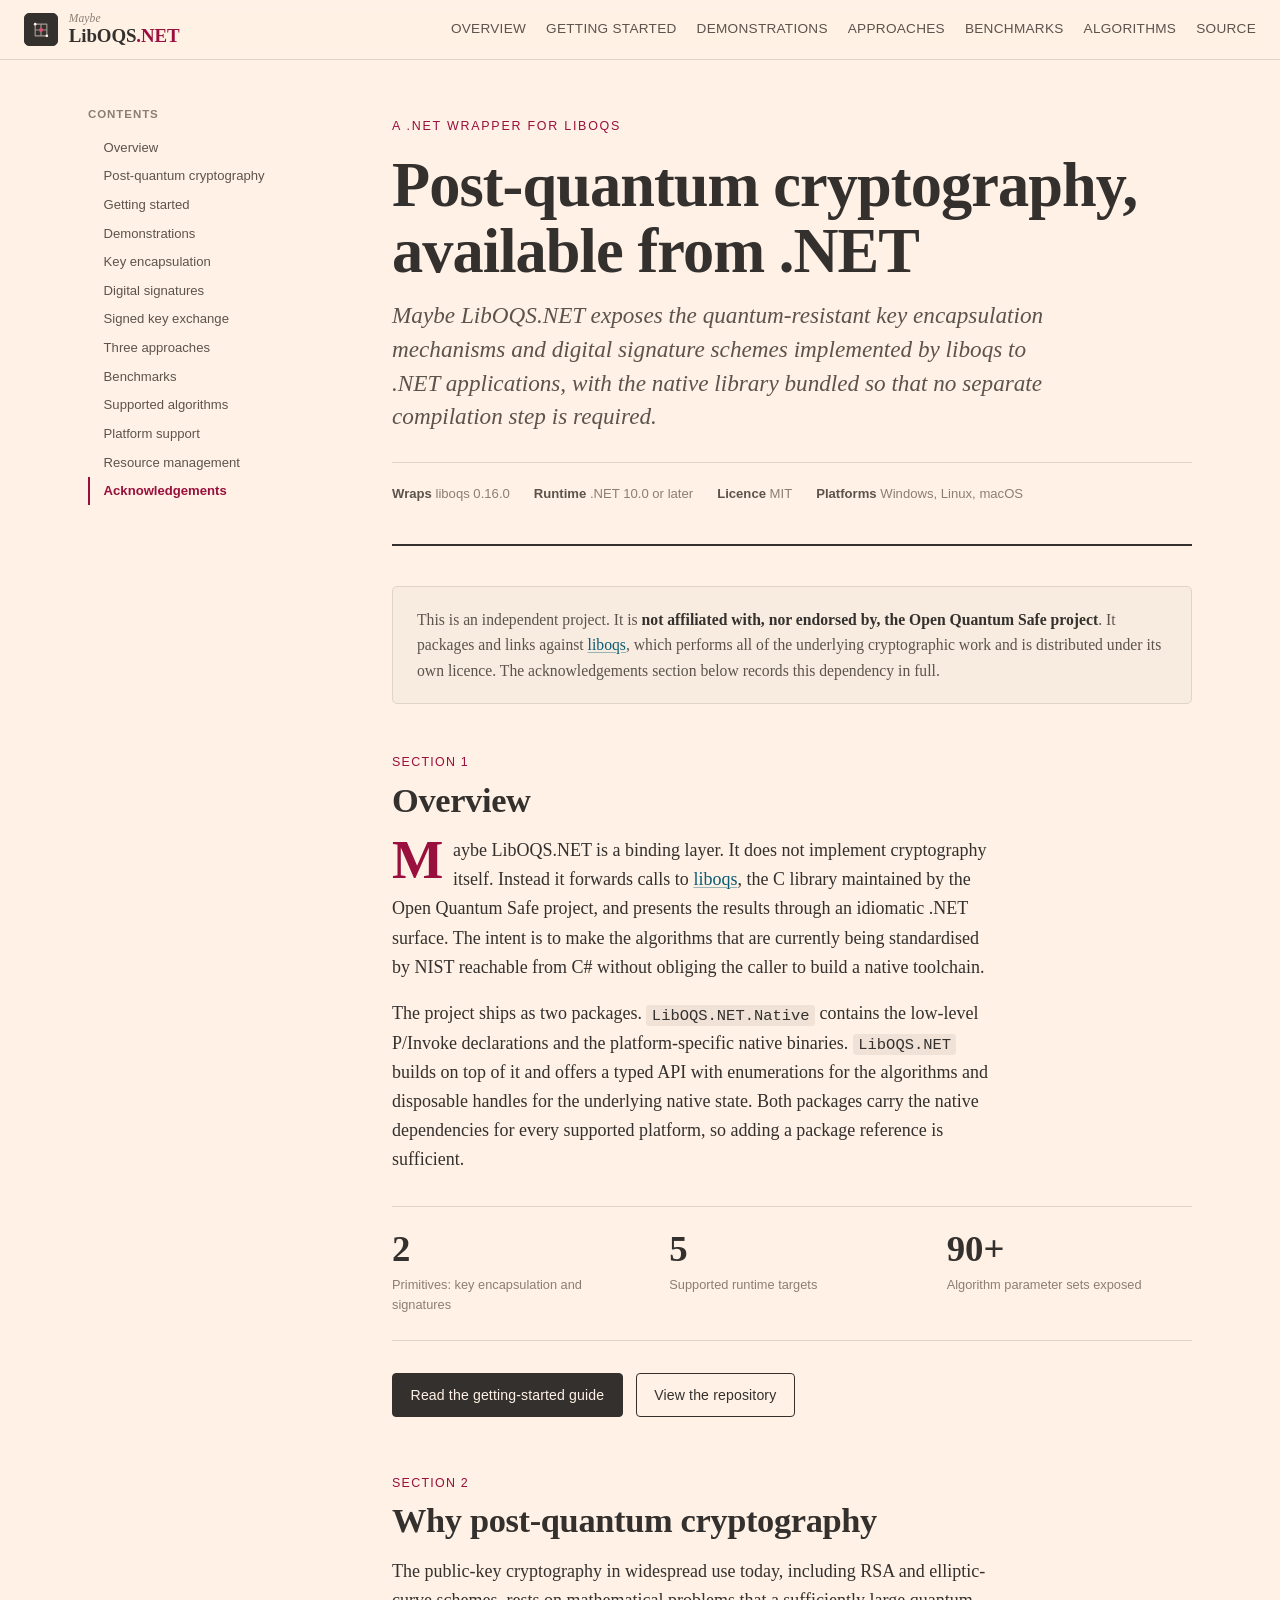
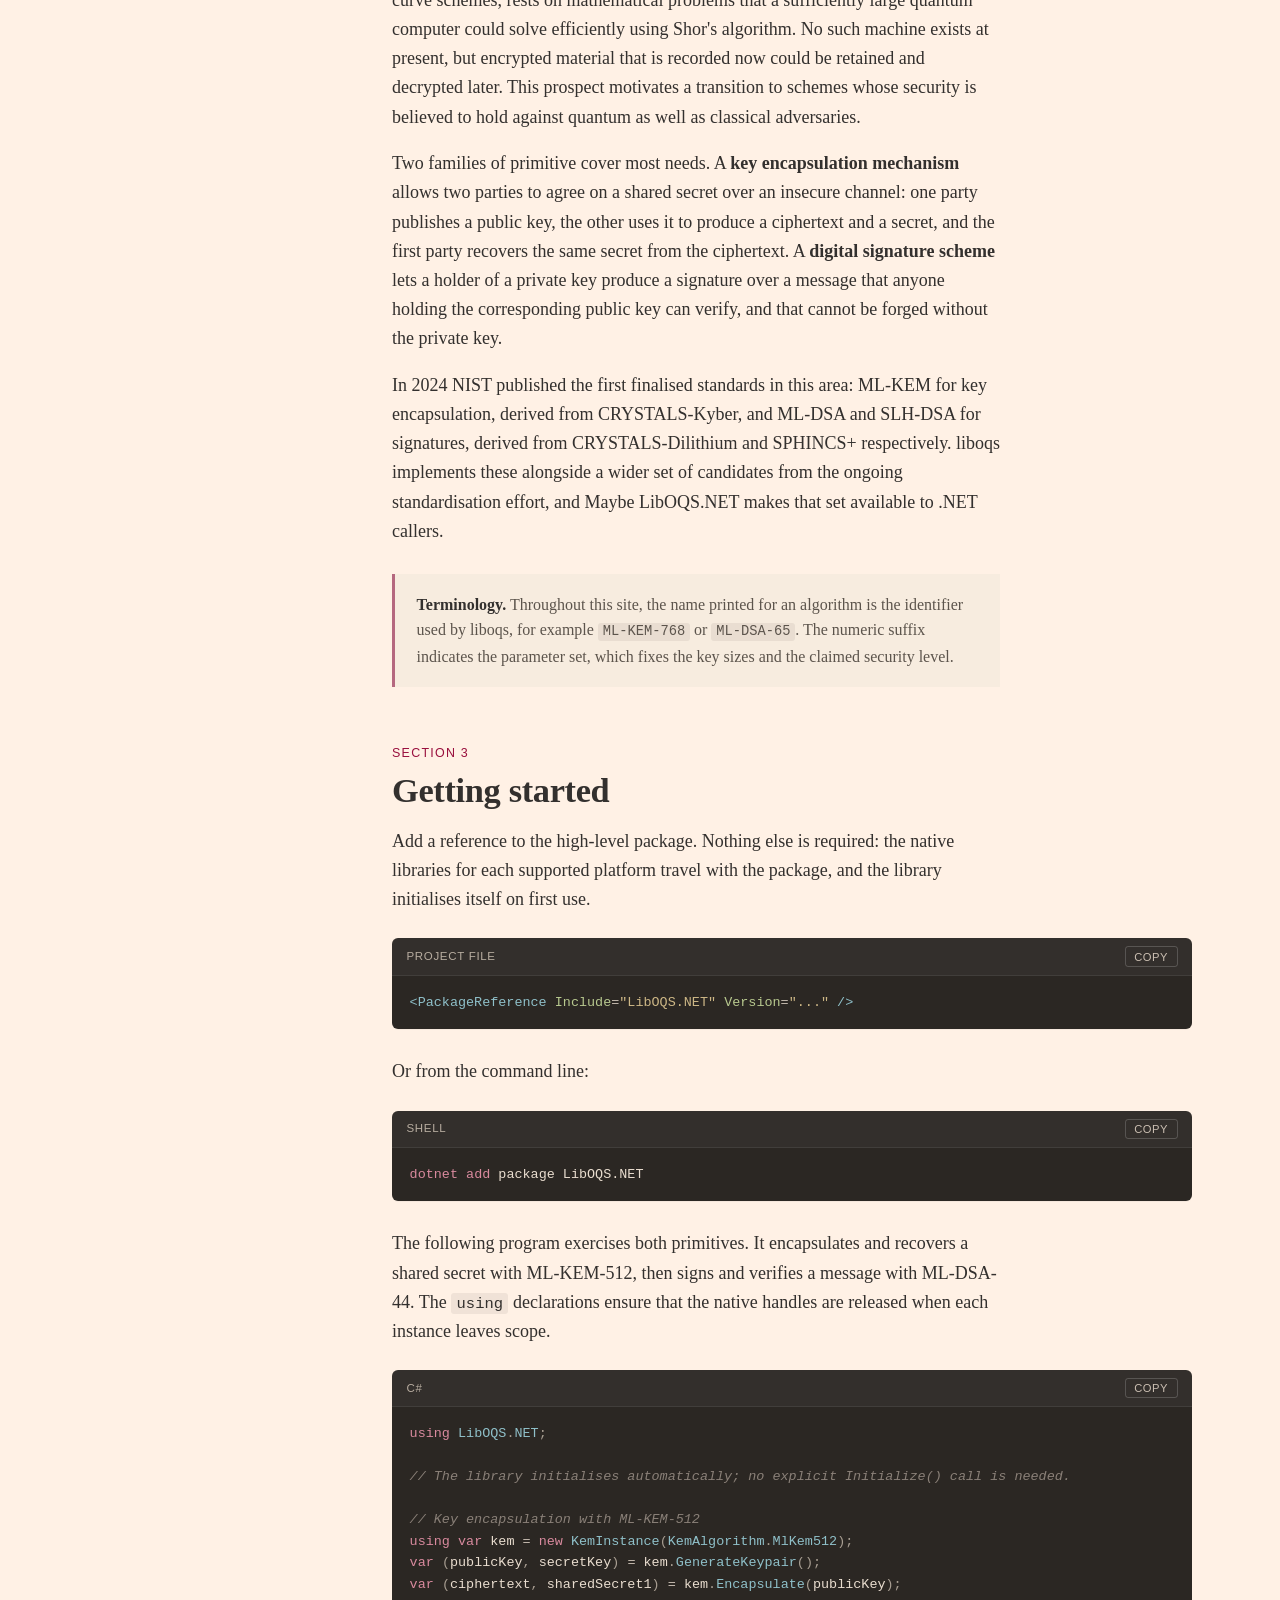
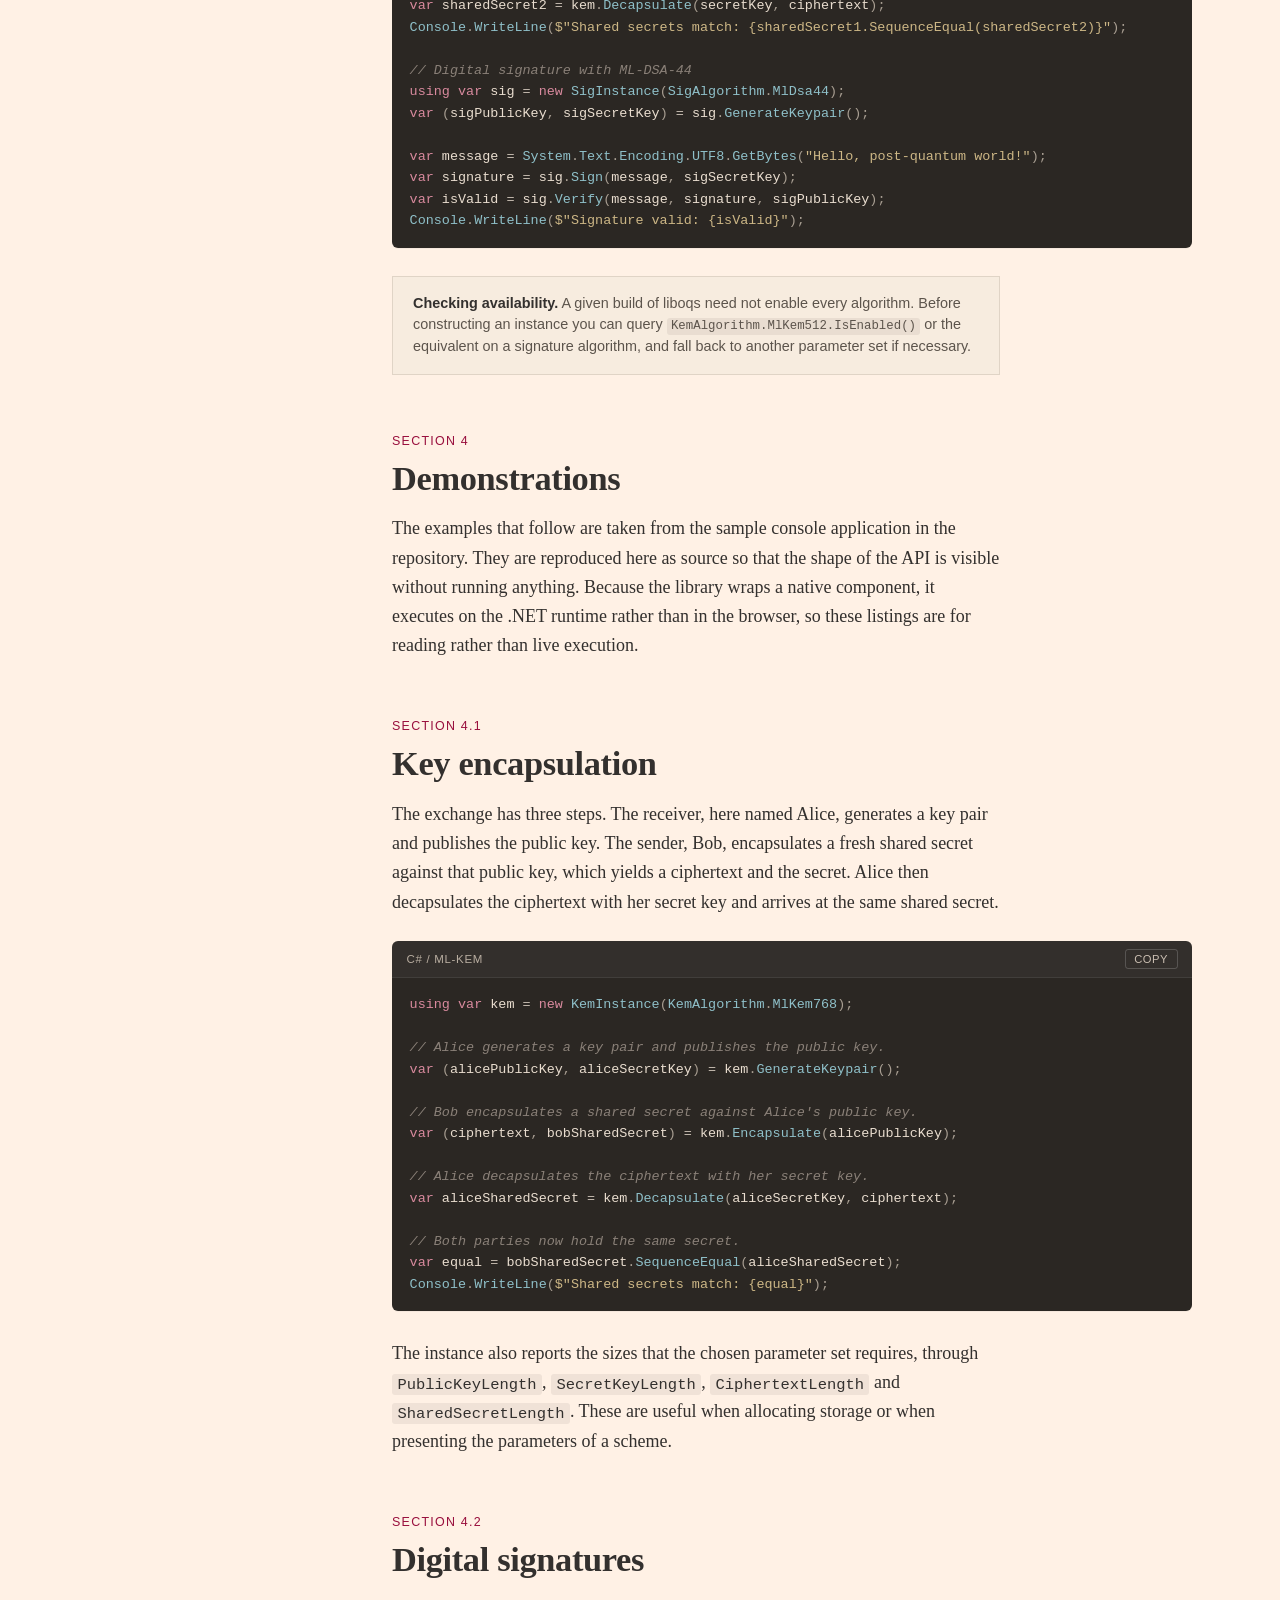
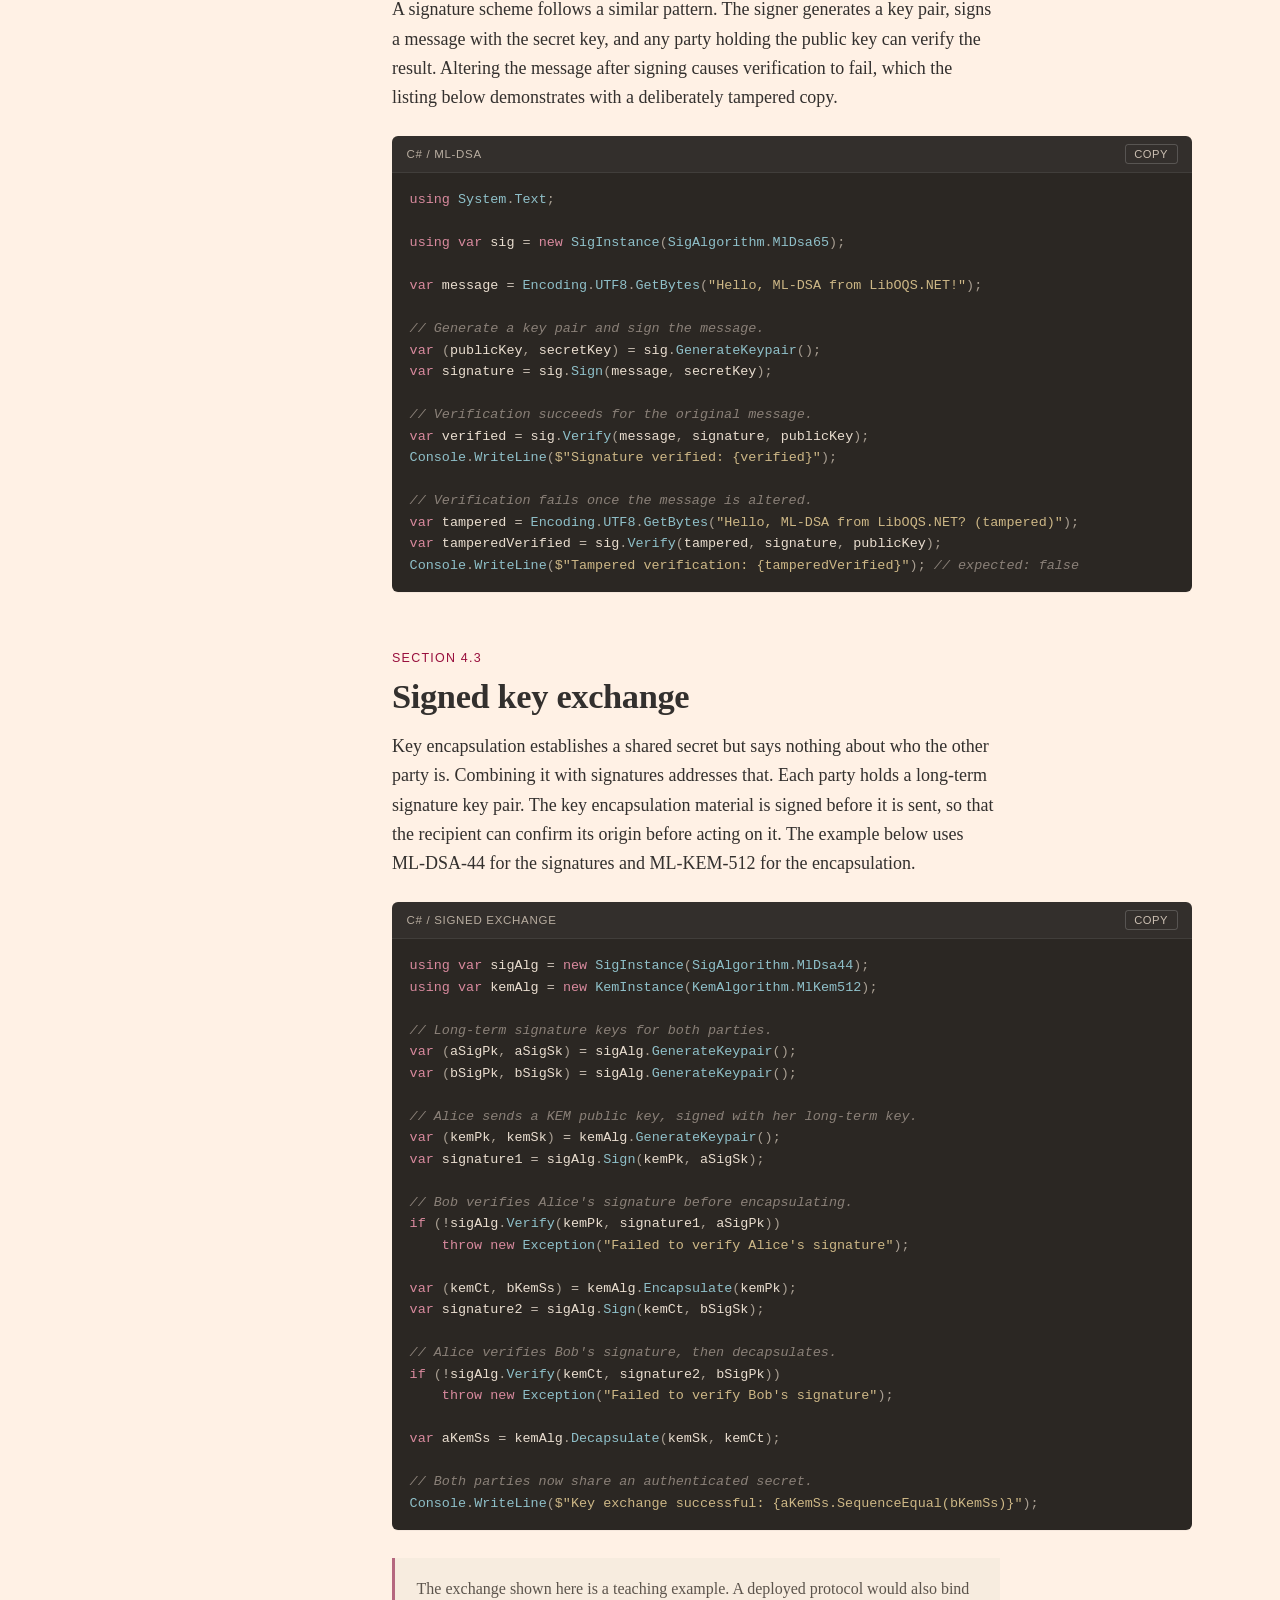
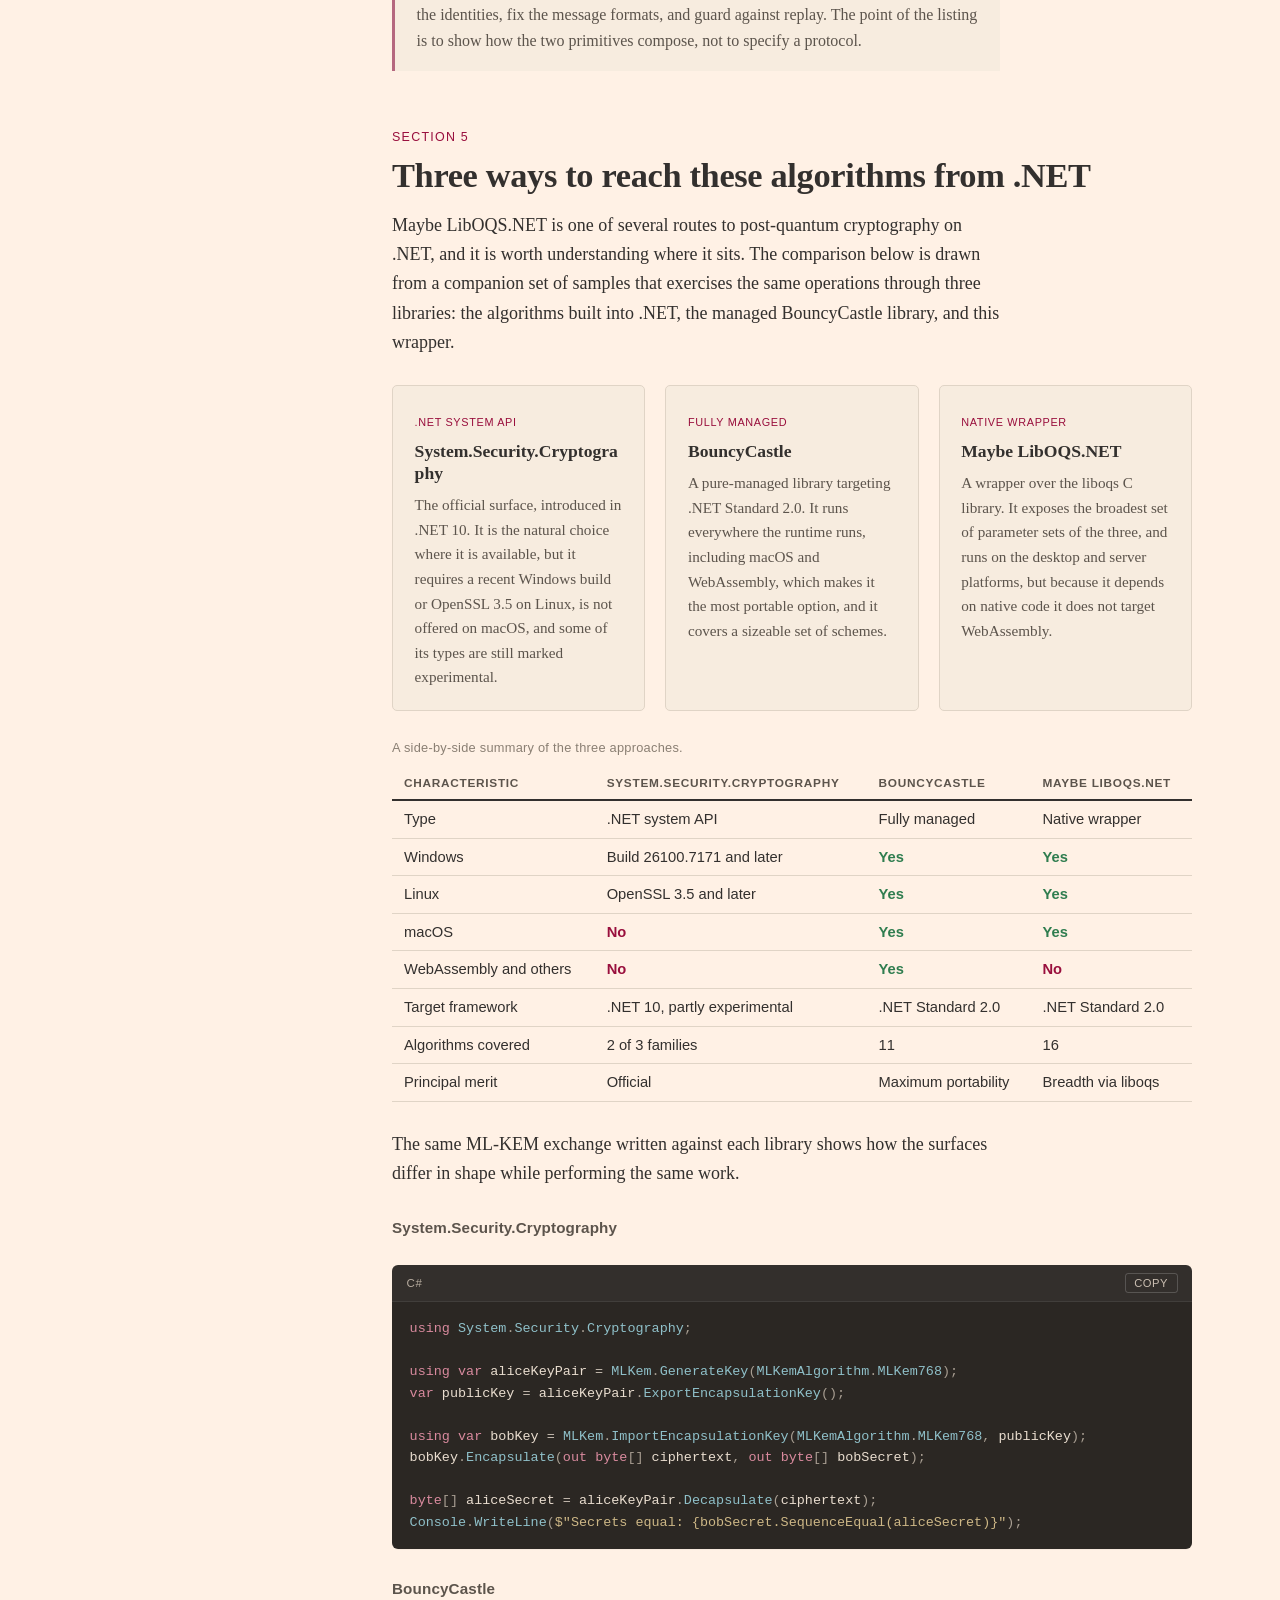
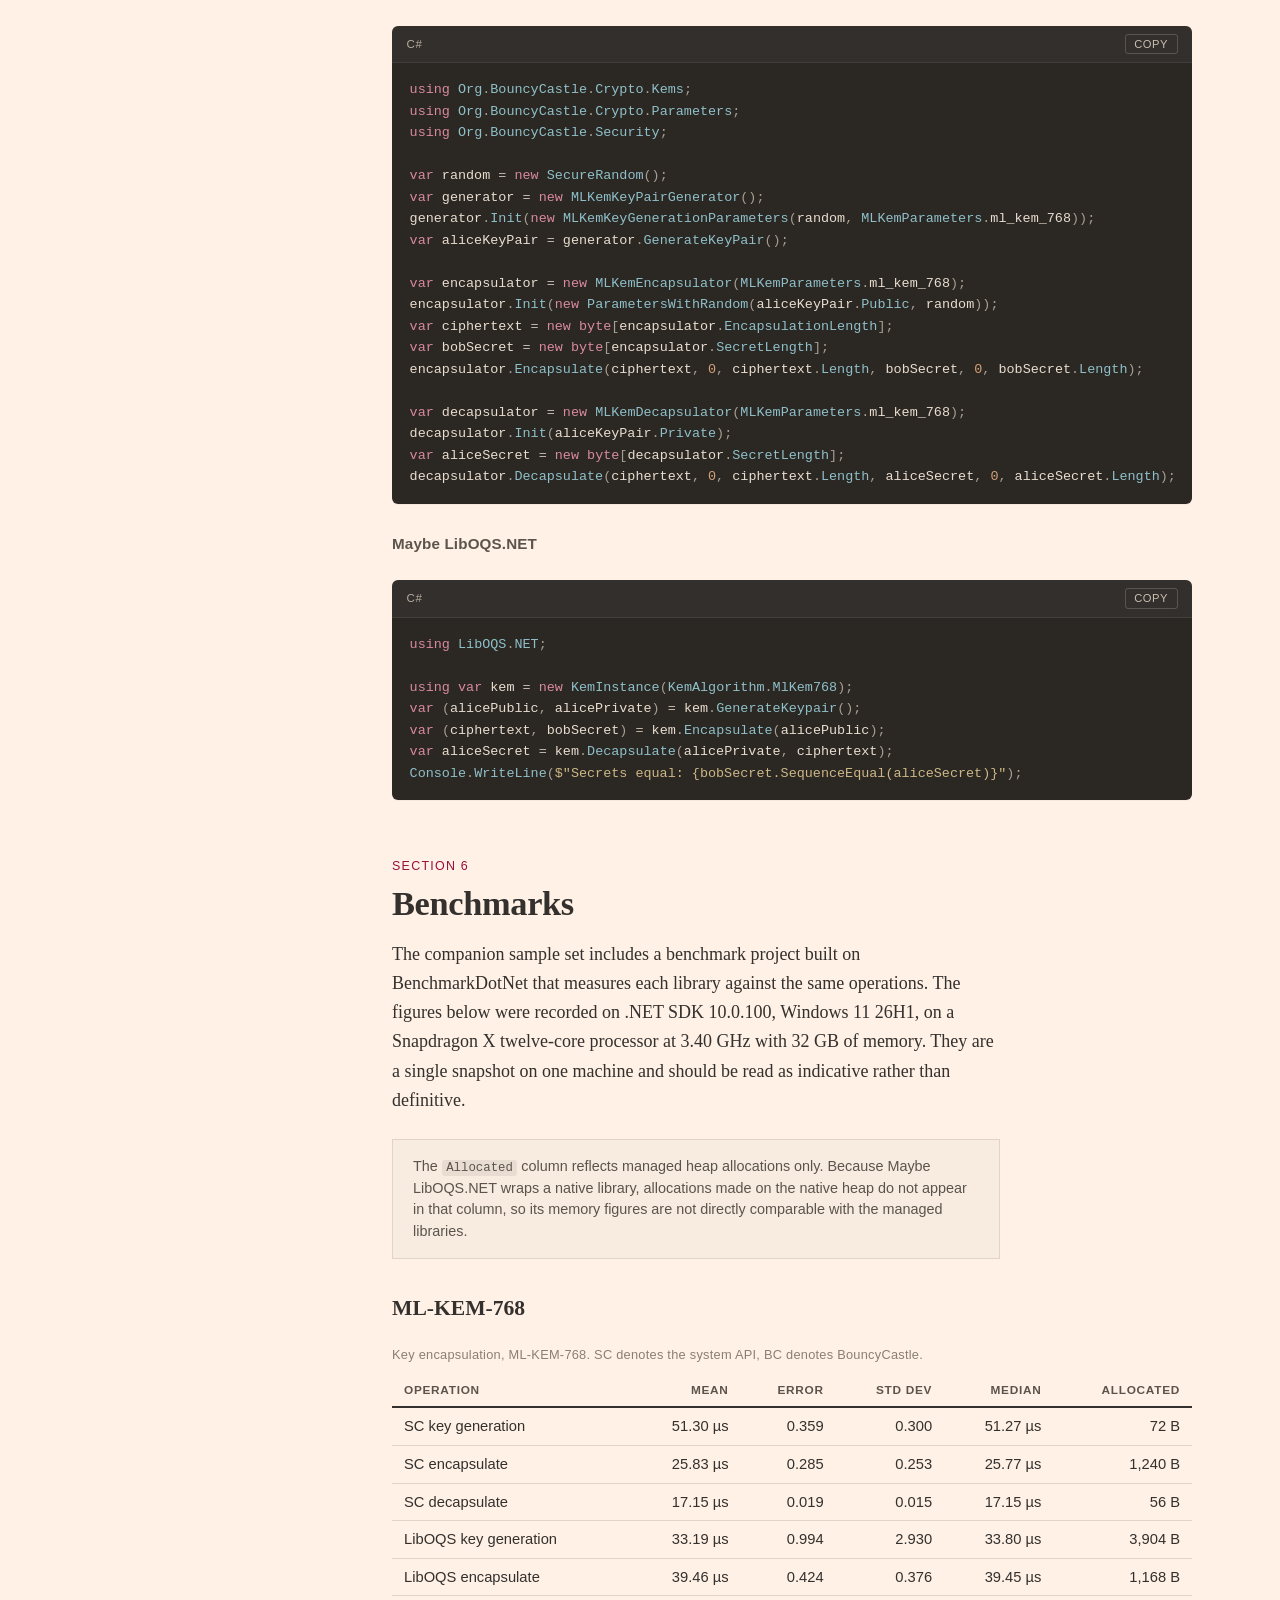
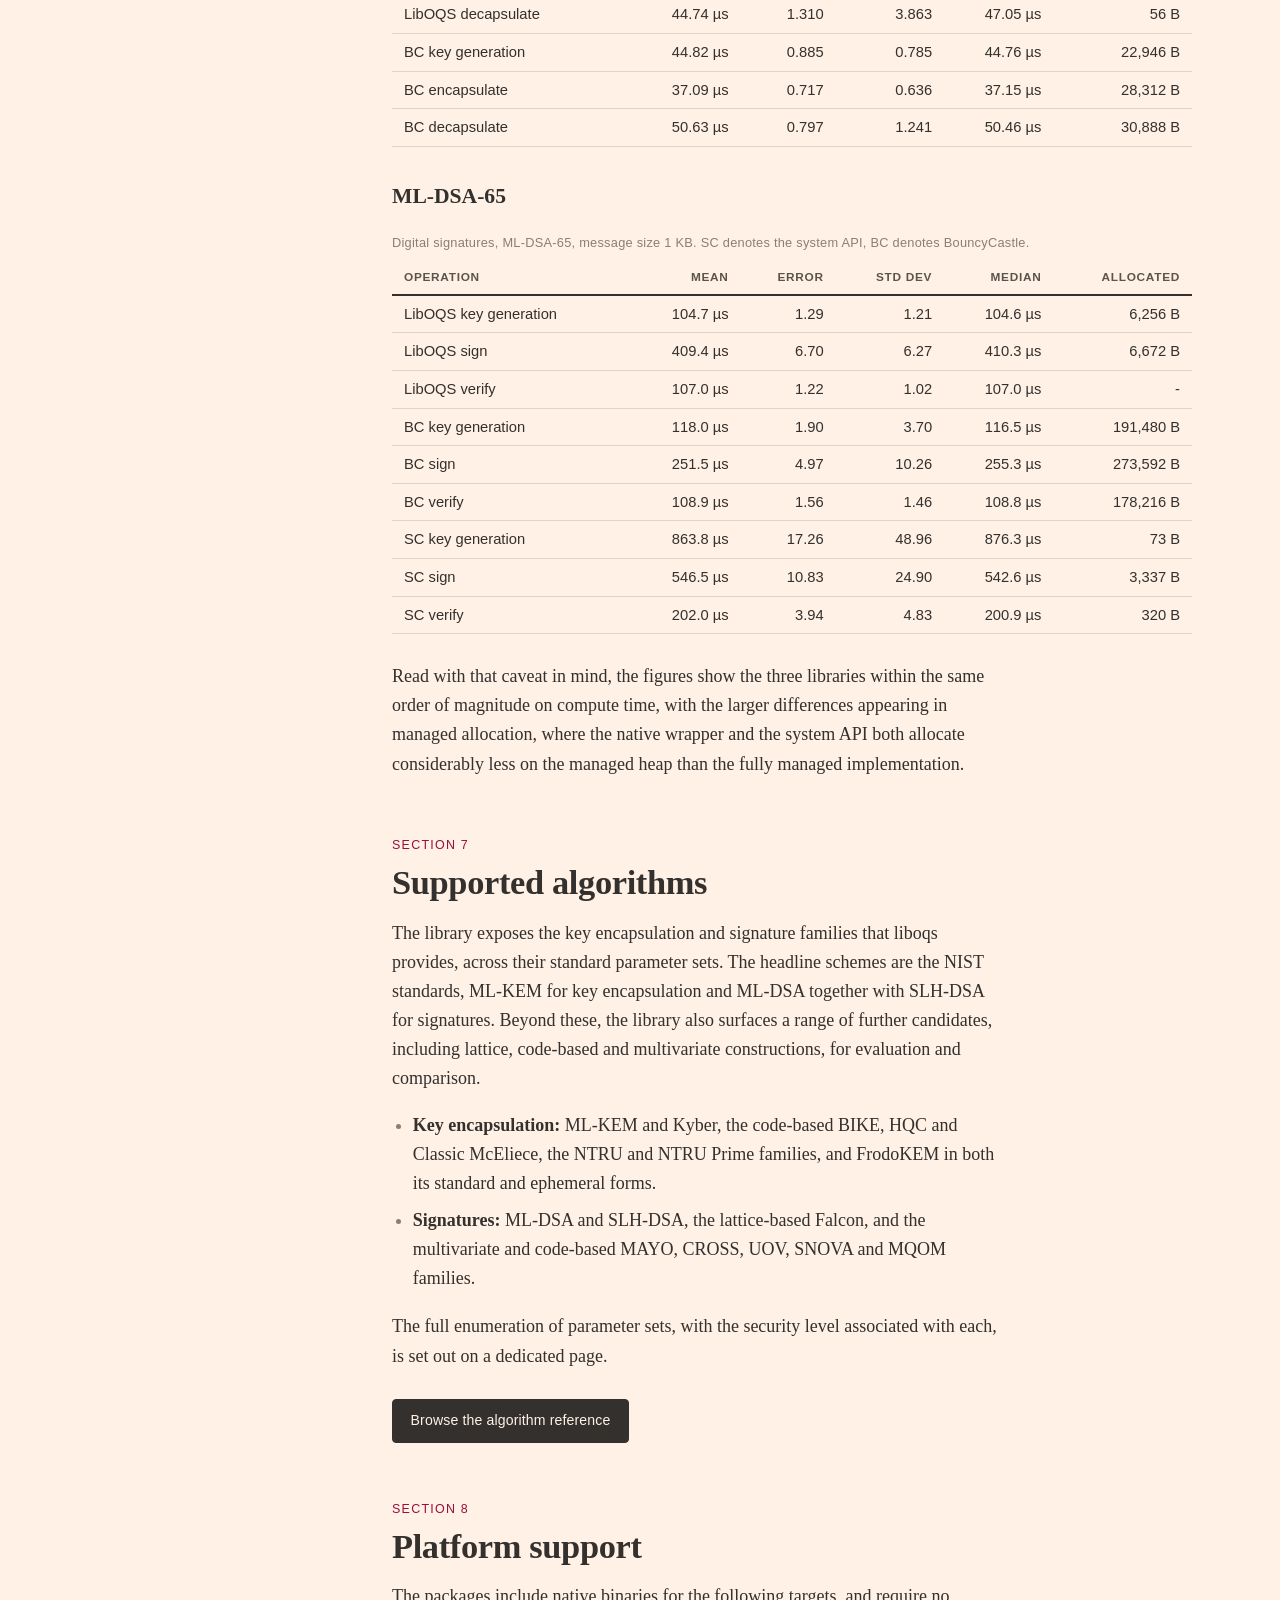
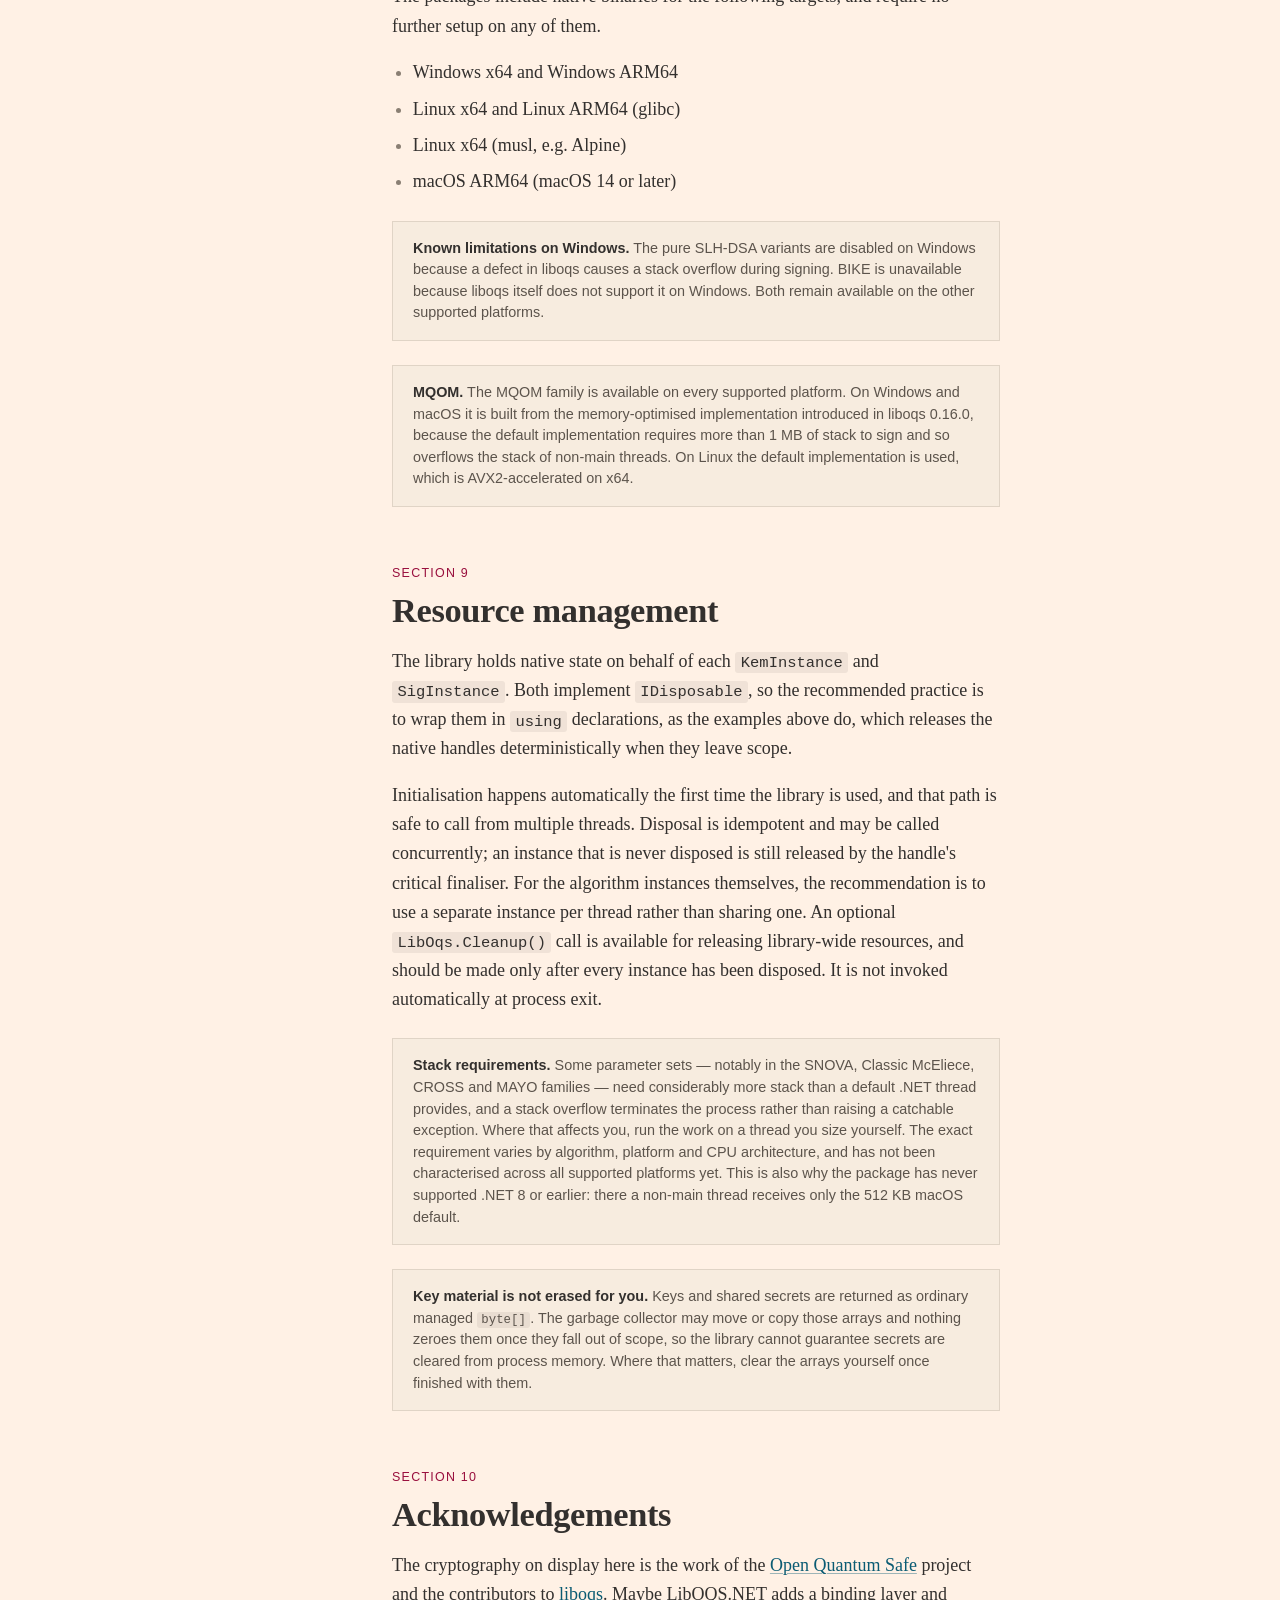
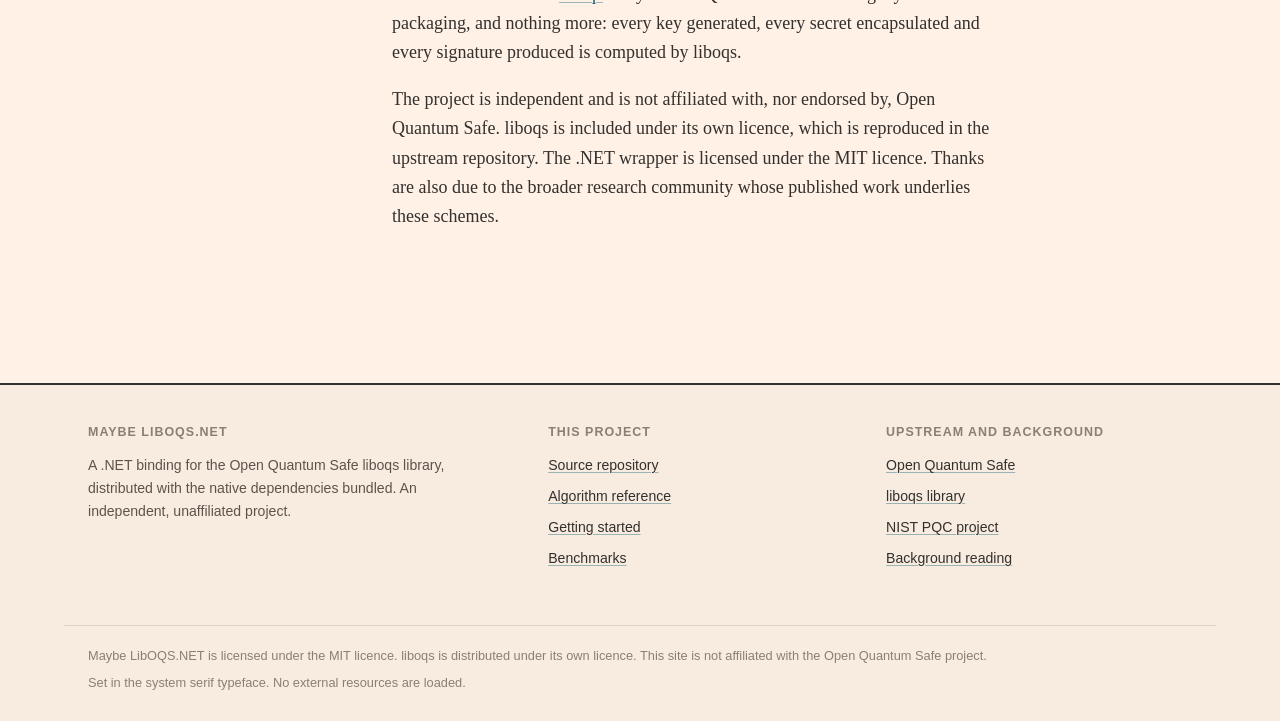
<file: website/index.html>
<!DOCTYPE html>
<html lang="en">
<head>
  <meta charset="utf-8">
  <meta name="viewport" content="width=device-width, initial-scale=1">
  <title>Maybe LibOQS.NET: post-quantum cryptography for .NET</title>
  <meta name="description" content="Maybe LibOQS.NET provides .NET bindings for liboqs, the Open Quantum Safe C library of quantum-resistant key encapsulation mechanisms and digital signatures. An unaffiliated wrapper that bundles liboqs.">
  <link rel="icon" href="favicon.svg" type="image/svg+xml">
  <link rel="stylesheet" href="assets/styles.css">
</head>
<body>

  <header class="site-header">
    <a class="site-header__brand" href="index.html" aria-label="Maybe LibOQS.NET, home">
      <span class="brand-mark" aria-hidden="true">
        <svg viewBox="0 0 24 24" fill="none" xmlns="http://www.w3.org/2000/svg">
          <g stroke="#fff1e5" stroke-width="1.4" stroke-linecap="round">
            <path d="M5 5h14M5 12h14M5 19h14M5 5v14M12 5v14M19 5v14" opacity="0.55"/>
          </g>
          <circle cx="5" cy="5" r="1.6" fill="#fff1e5"/>
          <circle cx="19" cy="19" r="1.6" fill="#fff1e5"/>
          <circle cx="12" cy="12" r="2.4" fill="#e0506f"/>
        </svg>
      </span>
      <span class="brand-word">
        <span class="brand-word__kicker">Maybe</span>
        <span class="brand-word__name">LibOQS<span class="brand-word__dot">.NET</span></span>
      </span>
    </a>
    <button class="nav-toggle" aria-expanded="false" aria-controls="primary-nav">Menu</button>
    <nav class="site-nav" id="primary-nav" aria-label="Primary">
      <a href="#overview">Overview</a>
      <a href="#getting-started">Getting started</a>
      <a href="#demonstrations">Demonstrations</a>
      <a href="#approaches">Approaches</a>
      <a href="#benchmarks">Benchmarks</a>
      <a href="algorithms.html">Algorithms</a>
      <a href="https://github.com/filipw/maybe-liboqs-dotnet">Source</a>
    </nav>
  </header>

  <div class="shell">

    <aside class="toc" aria-label="Table of contents">
      <h2>Contents</h2>
      <nav>
        <ol>
          <li><a href="#overview">Overview</a></li>
          <li><a href="#background">Post-quantum cryptography</a></li>
          <li><a href="#getting-started">Getting started</a></li>
          <li><a href="#demonstrations">Demonstrations</a></li>
          <li><a href="#kem">Key encapsulation</a></li>
          <li><a href="#signatures">Digital signatures</a></li>
          <li><a href="#key-exchange">Signed key exchange</a></li>
          <li><a href="#approaches">Three approaches</a></li>
          <li><a href="#benchmarks">Benchmarks</a></li>
          <li><a href="#algorithms">Supported algorithms</a></li>
          <li><a href="#platforms">Platform support</a></li>
          <li><a href="#memory">Resource management</a></li>
          <li><a href="#acknowledgements">Acknowledgements</a></li>
        </ol>
      </nav>
    </aside>

    <main>

      <div class="masthead">
        <p class="masthead__kicker">A .NET wrapper for liboqs</p>
        <h1>Post-quantum cryptography, available from .NET</h1>
        <p class="masthead__standfirst">
          Maybe LibOQS.NET exposes the quantum-resistant key encapsulation mechanisms and
          digital signature schemes implemented by liboqs to .NET applications, with the
          native library bundled so that no separate compilation step is required.
        </p>
        <div class="masthead__meta">
          <span><strong>Wraps</strong> liboqs 0.16.0</span>
          <span><strong>Runtime</strong> .NET 10.0 or later</span>
          <span><strong>Licence</strong> MIT</span>
          <span><strong>Platforms</strong> Windows, Linux, macOS</span>
        </div>
      </div>

      <div class="credit">
        <p>
          This is an independent project. It is <strong>not affiliated with, nor endorsed by,
          the Open Quantum Safe project</strong>. It packages and links against
          <a href="https://github.com/open-quantum-safe/liboqs">liboqs</a>, which performs all of
          the underlying cryptographic work and is distributed under its own licence. The
          acknowledgements section below records this dependency in full.
        </p>
      </div>

      <section id="overview" class="has-dropcap">
        <span class="section-number">Section 1</span>
        <h2>Overview</h2>
        <p>
          Maybe LibOQS.NET is a binding layer. It does not implement cryptography itself.
          Instead it forwards calls to <a href="https://openquantumsafe.org/">liboqs</a>, the C
          library maintained by the Open Quantum Safe project, and presents the results through
          an idiomatic .NET surface. The intent is to make the algorithms that are currently
          being standardised by NIST reachable from C# without obliging the caller to build a
          native toolchain.
        </p>
        <p>
          The project ships as two packages. <code>LibOQS.NET.Native</code> contains the
          low-level P/Invoke declarations and the platform-specific native binaries.
          <code>LibOQS.NET</code> builds on top of it and offers a typed API with enumerations
          for the algorithms and disposable handles for the underlying native state. Both
          packages carry the native dependencies for every supported platform, so adding a
          package reference is sufficient.
        </p>

        <div class="stats">
          <div class="stat">
            <div class="stat__figure">2</div>
            <div class="stat__label">Primitives: key encapsulation and signatures</div>
          </div>
          <div class="stat">
            <div class="stat__figure">5</div>
            <div class="stat__label">Supported runtime targets</div>
          </div>
          <div class="stat">
            <div class="stat__figure">90+</div>
            <div class="stat__label">Algorithm parameter sets exposed</div>
          </div>
        </div>

        <div class="btn-row">
          <a class="btn btn--primary" href="#getting-started">Read the getting-started guide</a>
          <a class="btn btn--ghost" href="https://github.com/filipw/maybe-liboqs-dotnet">View the repository</a>
        </div>
      </section>

      <section id="background">
        <span class="section-number">Section 2</span>
        <h2>Why post-quantum cryptography</h2>
        <p>
          The public-key cryptography in widespread use today, including RSA and elliptic-curve
          schemes, rests on mathematical problems that a sufficiently large quantum computer
          could solve efficiently using Shor's algorithm. No such machine exists at present, but
          encrypted material that is recorded now could be retained and decrypted later. This
          prospect motivates a transition to schemes whose security is believed to hold against
          quantum as well as classical adversaries.
        </p>
        <p>
          Two families of primitive cover most needs. A <strong>key encapsulation mechanism</strong>
          allows two parties to agree on a shared secret over an insecure channel: one party
          publishes a public key, the other uses it to produce a ciphertext and a secret, and the
          first party recovers the same secret from the ciphertext. A <strong>digital signature
          scheme</strong> lets a holder of a private key produce a signature over a message that
          anyone holding the corresponding public key can verify, and that cannot be forged
          without the private key.
        </p>
        <p>
          In 2024 NIST published the first finalised standards in this area: ML-KEM for key
          encapsulation, derived from CRYSTALS-Kyber, and ML-DSA and SLH-DSA for signatures,
          derived from CRYSTALS-Dilithium and SPHINCS+ respectively. liboqs implements these
          alongside a wider set of candidates from the ongoing standardisation effort, and Maybe
          LibOQS.NET makes that set available to .NET callers.
        </p>
        <div class="aside">
          <p>
            <strong>Terminology.</strong> Throughout this site, the name printed for an algorithm
            is the identifier used by liboqs, for example <code>ML-KEM-768</code> or
            <code>ML-DSA-65</code>. The numeric suffix indicates the parameter set, which fixes
            the key sizes and the claimed security level.
          </p>
        </div>
      </section>

      <section id="getting-started">
        <span class="section-number">Section 3</span>
        <h2>Getting started</h2>
        <p>
          Add a reference to the high-level package. Nothing else is required: the native
          libraries for each supported platform travel with the package, and the library
          initialises itself on first use.
        </p>

        <div class="codeblock">
          <div class="codeblock__bar"><span>Project file</span><button class="codeblock__copy" data-label="Copy">Copy</button></div>
          <pre><code class="language-xml">&lt;PackageReference Include="LibOQS.NET" Version="..." /&gt;</code></pre>
        </div>

        <p>Or from the command line:</p>

        <div class="codeblock">
          <div class="codeblock__bar"><span>Shell</span><button class="codeblock__copy" data-label="Copy">Copy</button></div>
          <pre><code class="language-bash">dotnet add package LibOQS.NET</code></pre>
        </div>

        <p>
          The following program exercises both primitives. It encapsulates and recovers a shared
          secret with ML-KEM-512, then signs and verifies a message with ML-DSA-44. The
          <code>using</code> declarations ensure that the native handles are released when each
          instance leaves scope.
        </p>

        <div class="codeblock">
          <div class="codeblock__bar"><span>C#</span><button class="codeblock__copy" data-label="Copy">Copy</button></div>
          <pre><code class="language-csharp">using LibOQS.NET;

// The library initialises automatically; no explicit Initialize() call is needed.

// Key encapsulation with ML-KEM-512
using var kem = new KemInstance(KemAlgorithm.MlKem512);
var (publicKey, secretKey) = kem.GenerateKeypair();
var (ciphertext, sharedSecret1) = kem.Encapsulate(publicKey);
var sharedSecret2 = kem.Decapsulate(secretKey, ciphertext);
Console.WriteLine($"Shared secrets match: {sharedSecret1.SequenceEqual(sharedSecret2)}");

// Digital signature with ML-DSA-44
using var sig = new SigInstance(SigAlgorithm.MlDsa44);
var (sigPublicKey, sigSecretKey) = sig.GenerateKeypair();

var message = System.Text.Encoding.UTF8.GetBytes("Hello, post-quantum world!");
var signature = sig.Sign(message, sigSecretKey);
var isValid = sig.Verify(message, signature, sigPublicKey);
Console.WriteLine($"Signature valid: {isValid}");</code></pre>
        </div>

        <div class="note">
          <strong>Checking availability.</strong> A given build of liboqs need not enable every
          algorithm. Before constructing an instance you can query
          <code>KemAlgorithm.MlKem512.IsEnabled()</code> or the equivalent on a signature
          algorithm, and fall back to another parameter set if necessary.
        </div>
      </section>

      <section id="demonstrations">
        <span class="section-number">Section 4</span>
        <h2>Demonstrations</h2>
        <p>
          The examples that follow are taken from the sample console application in the
          repository. They are reproduced here as source so that the shape of the API is visible
          without running anything. Because the library wraps a native component, it executes on
          the .NET runtime rather than in the browser, so these listings are for reading rather
          than live execution.
        </p>
      </section>

      <section id="kem">
        <span class="section-number">Section 4.1</span>
        <h2>Key encapsulation</h2>
        <p>
          The exchange has three steps. The receiver, here named Alice, generates a key pair and
          publishes the public key. The sender, Bob, encapsulates a fresh shared secret against
          that public key, which yields a ciphertext and the secret. Alice then decapsulates the
          ciphertext with her secret key and arrives at the same shared secret.
        </p>
        <div class="codeblock">
          <div class="codeblock__bar"><span>C# / ML-KEM</span><button class="codeblock__copy" data-label="Copy">Copy</button></div>
          <pre><code class="language-csharp">using var kem = new KemInstance(KemAlgorithm.MlKem768);

// Alice generates a key pair and publishes the public key.
var (alicePublicKey, aliceSecretKey) = kem.GenerateKeypair();

// Bob encapsulates a shared secret against Alice's public key.
var (ciphertext, bobSharedSecret) = kem.Encapsulate(alicePublicKey);

// Alice decapsulates the ciphertext with her secret key.
var aliceSharedSecret = kem.Decapsulate(aliceSecretKey, ciphertext);

// Both parties now hold the same secret.
var equal = bobSharedSecret.SequenceEqual(aliceSharedSecret);
Console.WriteLine($"Shared secrets match: {equal}");</code></pre>
        </div>
        <p>
          The instance also reports the sizes that the chosen parameter set requires, through
          <code>PublicKeyLength</code>, <code>SecretKeyLength</code>, <code>CiphertextLength</code>
          and <code>SharedSecretLength</code>. These are useful when allocating storage or when
          presenting the parameters of a scheme.
        </p>
      </section>

      <section id="signatures">
        <span class="section-number">Section 4.2</span>
        <h2>Digital signatures</h2>
        <p>
          A signature scheme follows a similar pattern. The signer generates a key pair, signs a
          message with the secret key, and any party holding the public key can verify the
          result. Altering the message after signing causes verification to fail, which the
          listing below demonstrates with a deliberately tampered copy.
        </p>
        <div class="codeblock">
          <div class="codeblock__bar"><span>C# / ML-DSA</span><button class="codeblock__copy" data-label="Copy">Copy</button></div>
          <pre><code class="language-csharp">using System.Text;

using var sig = new SigInstance(SigAlgorithm.MlDsa65);

var message = Encoding.UTF8.GetBytes("Hello, ML-DSA from LibOQS.NET!");

// Generate a key pair and sign the message.
var (publicKey, secretKey) = sig.GenerateKeypair();
var signature = sig.Sign(message, secretKey);

// Verification succeeds for the original message.
var verified = sig.Verify(message, signature, publicKey);
Console.WriteLine($"Signature verified: {verified}");

// Verification fails once the message is altered.
var tampered = Encoding.UTF8.GetBytes("Hello, ML-DSA from LibOQS.NET? (tampered)");
var tamperedVerified = sig.Verify(tampered, signature, publicKey);
Console.WriteLine($"Tampered verification: {tamperedVerified}"); // expected: false</code></pre>
        </div>
      </section>

      <section id="key-exchange">
        <span class="section-number">Section 4.3</span>
        <h2>Signed key exchange</h2>
        <p>
          Key encapsulation establishes a shared secret but says nothing about who the other
          party is. Combining it with signatures addresses that. Each party holds a long-term
          signature key pair. The key encapsulation material is signed before it is sent, so that
          the recipient can confirm its origin before acting on it. The example below uses
          ML-DSA-44 for the signatures and ML-KEM-512 for the encapsulation.
        </p>
        <div class="codeblock">
          <div class="codeblock__bar"><span>C# / Signed exchange</span><button class="codeblock__copy" data-label="Copy">Copy</button></div>
          <pre><code class="language-csharp">using var sigAlg = new SigInstance(SigAlgorithm.MlDsa44);
using var kemAlg = new KemInstance(KemAlgorithm.MlKem512);

// Long-term signature keys for both parties.
var (aSigPk, aSigSk) = sigAlg.GenerateKeypair();
var (bSigPk, bSigSk) = sigAlg.GenerateKeypair();

// Alice sends a KEM public key, signed with her long-term key.
var (kemPk, kemSk) = kemAlg.GenerateKeypair();
var signature1 = sigAlg.Sign(kemPk, aSigSk);

// Bob verifies Alice's signature before encapsulating.
if (!sigAlg.Verify(kemPk, signature1, aSigPk))
    throw new Exception("Failed to verify Alice's signature");

var (kemCt, bKemSs) = kemAlg.Encapsulate(kemPk);
var signature2 = sigAlg.Sign(kemCt, bSigSk);

// Alice verifies Bob's signature, then decapsulates.
if (!sigAlg.Verify(kemCt, signature2, bSigPk))
    throw new Exception("Failed to verify Bob's signature");

var aKemSs = kemAlg.Decapsulate(kemSk, kemCt);

// Both parties now share an authenticated secret.
Console.WriteLine($"Key exchange successful: {aKemSs.SequenceEqual(bKemSs)}");</code></pre>
        </div>
        <div class="aside">
          <p>
            The exchange shown here is a teaching example. A deployed protocol would also bind the
            identities, fix the message formats, and guard against replay. The point of the
            listing is to show how the two primitives compose, not to specify a protocol.
          </p>
        </div>
      </section>

      <section id="approaches">
        <span class="section-number">Section 5</span>
        <h2>Three ways to reach these algorithms from .NET</h2>
        <p>
          Maybe LibOQS.NET is one of several routes to post-quantum cryptography on .NET, and it
          is worth understanding where it sits. The comparison below is drawn from a companion
          set of samples that exercises the same operations through three libraries: the
          algorithms built into .NET, the managed BouncyCastle library, and this wrapper.
        </p>

        <div class="cards">
          <div class="card">
            <span class="card__tag">.NET System API</span>
            <h3>System.Security.Cryptography</h3>
            <p>
              The official surface, introduced in .NET 10. It is the natural choice where it is
              available, but it requires a recent Windows build or OpenSSL 3.5 on Linux, is not
              offered on macOS, and some of its types are still marked experimental.
            </p>
          </div>
          <div class="card">
            <span class="card__tag">Fully managed</span>
            <h3>BouncyCastle</h3>
            <p>
              A pure-managed library targeting .NET Standard 2.0. It runs everywhere the runtime
              runs, including macOS and WebAssembly, which makes it the most portable option, and
              it covers a sizeable set of schemes.
            </p>
          </div>
          <div class="card">
            <span class="card__tag">Native wrapper</span>
            <h3>Maybe LibOQS.NET</h3>
            <p>
              A wrapper over the liboqs C library. It exposes the broadest set of parameter sets
              of the three, and runs on the desktop and server platforms, but because it depends
              on native code it does not target WebAssembly.
            </p>
          </div>
        </div>

        <div class="table-wrap">
          <table>
            <caption>A side-by-side summary of the three approaches.</caption>
            <thead>
              <tr>
                <th scope="col">Characteristic</th>
                <th scope="col">System.Security.Cryptography</th>
                <th scope="col">BouncyCastle</th>
                <th scope="col">Maybe LibOQS.NET</th>
              </tr>
            </thead>
            <tbody>
              <tr><th scope="row">Type</th><td>.NET system API</td><td>Fully managed</td><td>Native wrapper</td></tr>
              <tr><th scope="row">Windows</th><td>Build 26100.7171 and later</td><td class="yes">Yes</td><td class="yes">Yes</td></tr>
              <tr><th scope="row">Linux</th><td>OpenSSL 3.5 and later</td><td class="yes">Yes</td><td class="yes">Yes</td></tr>
              <tr><th scope="row">macOS</th><td class="no">No</td><td class="yes">Yes</td><td class="yes">Yes</td></tr>
              <tr><th scope="row">WebAssembly and others</th><td class="no">No</td><td class="yes">Yes</td><td class="no">No</td></tr>
              <tr><th scope="row">Target framework</th><td>.NET 10, partly experimental</td><td>.NET Standard 2.0</td><td>.NET Standard 2.0</td></tr>
              <tr><th scope="row">Algorithms covered</th><td>2 of 3 families</td><td>11</td><td>16</td></tr>
              <tr><th scope="row">Principal merit</th><td>Official</td><td>Maximum portability</td><td>Breadth via liboqs</td></tr>
            </tbody>
          </table>
        </div>

        <p>
          The same ML-KEM exchange written against each library shows how the surfaces differ in
          shape while performing the same work.
        </p>

        <h4>System.Security.Cryptography</h4>
        <div class="codeblock">
          <div class="codeblock__bar"><span>C#</span><button class="codeblock__copy" data-label="Copy">Copy</button></div>
          <pre><code class="language-csharp">using System.Security.Cryptography;

using var aliceKeyPair = MLKem.GenerateKey(MLKemAlgorithm.MLKem768);
var publicKey = aliceKeyPair.ExportEncapsulationKey();

using var bobKey = MLKem.ImportEncapsulationKey(MLKemAlgorithm.MLKem768, publicKey);
bobKey.Encapsulate(out byte[] ciphertext, out byte[] bobSecret);

byte[] aliceSecret = aliceKeyPair.Decapsulate(ciphertext);
Console.WriteLine($"Secrets equal: {bobSecret.SequenceEqual(aliceSecret)}");</code></pre>
        </div>

        <h4>BouncyCastle</h4>
        <div class="codeblock">
          <div class="codeblock__bar"><span>C#</span><button class="codeblock__copy" data-label="Copy">Copy</button></div>
          <pre><code class="language-csharp">using Org.BouncyCastle.Crypto.Kems;
using Org.BouncyCastle.Crypto.Parameters;
using Org.BouncyCastle.Security;

var random = new SecureRandom();
var generator = new MLKemKeyPairGenerator();
generator.Init(new MLKemKeyGenerationParameters(random, MLKemParameters.ml_kem_768));
var aliceKeyPair = generator.GenerateKeyPair();

var encapsulator = new MLKemEncapsulator(MLKemParameters.ml_kem_768);
encapsulator.Init(new ParametersWithRandom(aliceKeyPair.Public, random));
var ciphertext = new byte[encapsulator.EncapsulationLength];
var bobSecret = new byte[encapsulator.SecretLength];
encapsulator.Encapsulate(ciphertext, 0, ciphertext.Length, bobSecret, 0, bobSecret.Length);

var decapsulator = new MLKemDecapsulator(MLKemParameters.ml_kem_768);
decapsulator.Init(aliceKeyPair.Private);
var aliceSecret = new byte[decapsulator.SecretLength];
decapsulator.Decapsulate(ciphertext, 0, ciphertext.Length, aliceSecret, 0, aliceSecret.Length);</code></pre>
        </div>

        <h4>Maybe LibOQS.NET</h4>
        <div class="codeblock">
          <div class="codeblock__bar"><span>C#</span><button class="codeblock__copy" data-label="Copy">Copy</button></div>
          <pre><code class="language-csharp">using LibOQS.NET;

using var kem = new KemInstance(KemAlgorithm.MlKem768);
var (alicePublic, alicePrivate) = kem.GenerateKeypair();
var (ciphertext, bobSecret) = kem.Encapsulate(alicePublic);
var aliceSecret = kem.Decapsulate(alicePrivate, ciphertext);
Console.WriteLine($"Secrets equal: {bobSecret.SequenceEqual(aliceSecret)}");</code></pre>
        </div>
      </section>

      <section id="benchmarks">
        <span class="section-number">Section 6</span>
        <h2>Benchmarks</h2>
        <p>
          The companion sample set includes a benchmark project built on BenchmarkDotNet that
          measures each library against the same operations. The figures below were recorded on
          .NET SDK 10.0.100, Windows 11 26H1, on a Snapdragon X twelve-core processor at 3.40 GHz
          with 32 GB of memory. They are a single snapshot on one machine and should be read as
          indicative rather than definitive.
        </p>

        <div class="note">
          The <code>Allocated</code> column reflects managed heap allocations only. Because Maybe
          LibOQS.NET wraps a native library, allocations made on the native heap do not appear in
          that column, so its memory figures are not directly comparable with the managed
          libraries.
        </div>

        <h3>ML-KEM-768</h3>
        <div class="table-wrap">
          <table>
            <caption>Key encapsulation, ML-KEM-768. SC denotes the system API, BC denotes BouncyCastle.</caption>
            <thead>
              <tr>
                <th scope="col">Operation</th>
                <th scope="col" class="num">Mean</th>
                <th scope="col" class="num">Error</th>
                <th scope="col" class="num">Std dev</th>
                <th scope="col" class="num">Median</th>
                <th scope="col" class="num">Allocated</th>
              </tr>
            </thead>
            <tbody>
              <tr><th scope="row">SC key generation</th><td class="num">51.30 µs</td><td class="num">0.359</td><td class="num">0.300</td><td class="num">51.27 µs</td><td class="num">72 B</td></tr>
              <tr><th scope="row">SC encapsulate</th><td class="num">25.83 µs</td><td class="num">0.285</td><td class="num">0.253</td><td class="num">25.77 µs</td><td class="num">1,240 B</td></tr>
              <tr><th scope="row">SC decapsulate</th><td class="num">17.15 µs</td><td class="num">0.019</td><td class="num">0.015</td><td class="num">17.15 µs</td><td class="num">56 B</td></tr>
              <tr><th scope="row">LibOQS key generation</th><td class="num">33.19 µs</td><td class="num">0.994</td><td class="num">2.930</td><td class="num">33.80 µs</td><td class="num">3,904 B</td></tr>
              <tr><th scope="row">LibOQS encapsulate</th><td class="num">39.46 µs</td><td class="num">0.424</td><td class="num">0.376</td><td class="num">39.45 µs</td><td class="num">1,168 B</td></tr>
              <tr><th scope="row">LibOQS decapsulate</th><td class="num">44.74 µs</td><td class="num">1.310</td><td class="num">3.863</td><td class="num">47.05 µs</td><td class="num">56 B</td></tr>
              <tr><th scope="row">BC key generation</th><td class="num">44.82 µs</td><td class="num">0.885</td><td class="num">0.785</td><td class="num">44.76 µs</td><td class="num">22,946 B</td></tr>
              <tr><th scope="row">BC encapsulate</th><td class="num">37.09 µs</td><td class="num">0.717</td><td class="num">0.636</td><td class="num">37.15 µs</td><td class="num">28,312 B</td></tr>
              <tr><th scope="row">BC decapsulate</th><td class="num">50.63 µs</td><td class="num">0.797</td><td class="num">1.241</td><td class="num">50.46 µs</td><td class="num">30,888 B</td></tr>
            </tbody>
          </table>
        </div>

        <h3>ML-DSA-65</h3>
        <div class="table-wrap">
          <table>
            <caption>Digital signatures, ML-DSA-65, message size 1 KB. SC denotes the system API, BC denotes BouncyCastle.</caption>
            <thead>
              <tr>
                <th scope="col">Operation</th>
                <th scope="col" class="num">Mean</th>
                <th scope="col" class="num">Error</th>
                <th scope="col" class="num">Std dev</th>
                <th scope="col" class="num">Median</th>
                <th scope="col" class="num">Allocated</th>
              </tr>
            </thead>
            <tbody>
              <tr><th scope="row">LibOQS key generation</th><td class="num">104.7 µs</td><td class="num">1.29</td><td class="num">1.21</td><td class="num">104.6 µs</td><td class="num">6,256 B</td></tr>
              <tr><th scope="row">LibOQS sign</th><td class="num">409.4 µs</td><td class="num">6.70</td><td class="num">6.27</td><td class="num">410.3 µs</td><td class="num">6,672 B</td></tr>
              <tr><th scope="row">LibOQS verify</th><td class="num">107.0 µs</td><td class="num">1.22</td><td class="num">1.02</td><td class="num">107.0 µs</td><td class="num">-</td></tr>
              <tr><th scope="row">BC key generation</th><td class="num">118.0 µs</td><td class="num">1.90</td><td class="num">3.70</td><td class="num">116.5 µs</td><td class="num">191,480 B</td></tr>
              <tr><th scope="row">BC sign</th><td class="num">251.5 µs</td><td class="num">4.97</td><td class="num">10.26</td><td class="num">255.3 µs</td><td class="num">273,592 B</td></tr>
              <tr><th scope="row">BC verify</th><td class="num">108.9 µs</td><td class="num">1.56</td><td class="num">1.46</td><td class="num">108.8 µs</td><td class="num">178,216 B</td></tr>
              <tr><th scope="row">SC key generation</th><td class="num">863.8 µs</td><td class="num">17.26</td><td class="num">48.96</td><td class="num">876.3 µs</td><td class="num">73 B</td></tr>
              <tr><th scope="row">SC sign</th><td class="num">546.5 µs</td><td class="num">10.83</td><td class="num">24.90</td><td class="num">542.6 µs</td><td class="num">3,337 B</td></tr>
              <tr><th scope="row">SC verify</th><td class="num">202.0 µs</td><td class="num">3.94</td><td class="num">4.83</td><td class="num">200.9 µs</td><td class="num">320 B</td></tr>
            </tbody>
          </table>
        </div>
        <p>
          Read with that caveat in mind, the figures show the three libraries within the same
          order of magnitude on compute time, with the larger differences appearing in managed
          allocation, where the native wrapper and the system API both allocate considerably less
          on the managed heap than the fully managed implementation.
        </p>
      </section>

      <section id="algorithms">
        <span class="section-number">Section 7</span>
        <h2>Supported algorithms</h2>
        <p>
          The library exposes the key encapsulation and signature families that liboqs provides,
          across their standard parameter sets. The headline schemes are the NIST standards,
          ML-KEM for key encapsulation and ML-DSA together with SLH-DSA for signatures. Beyond
          these, the library also surfaces a range of further candidates, including lattice,
          code-based and multivariate constructions, for evaluation and comparison.
        </p>
        <ul>
          <li>
            <strong>Key encapsulation:</strong> ML-KEM and Kyber, the code-based BIKE, HQC and
            Classic McEliece, the NTRU and NTRU Prime families, and FrodoKEM in both its standard
            and ephemeral forms.
          </li>
          <li>
            <strong>Signatures:</strong> ML-DSA and SLH-DSA, the lattice-based Falcon, and the
            multivariate and code-based MAYO, CROSS, UOV, SNOVA and MQOM families.
          </li>
        </ul>
        <p>
          The full enumeration of parameter sets, with the security level associated with each,
          is set out on a dedicated page.
        </p>
        <div class="btn-row">
          <a class="btn btn--primary" href="algorithms.html">Browse the algorithm reference</a>
        </div>
      </section>

      <section id="platforms">
        <span class="section-number">Section 8</span>
        <h2>Platform support</h2>
        <p>
          The packages include native binaries for the following targets, and require no further
          setup on any of them.
        </p>
        <ul>
          <li>Windows x64 and Windows ARM64</li>
          <li>Linux x64 and Linux ARM64 (glibc)</li>
          <li>Linux x64 (musl, e.g. Alpine)</li>
          <li>macOS ARM64 (macOS 14 or later)</li>
        </ul>
        <div class="note">
          <strong>Known limitations on Windows.</strong> The pure SLH-DSA variants are disabled on
          Windows because a defect in liboqs causes a stack overflow during signing. BIKE is
          unavailable because liboqs itself does not support it on Windows. Both remain available
          on the other supported platforms.
        </div>
        <div class="note">
          <strong>MQOM.</strong> The MQOM family is available on every supported platform. On
          Windows and macOS it is built from the memory-optimised implementation introduced in
          liboqs 0.16.0, because the default implementation requires more than 1 MB of stack to
          sign and so overflows the stack of non-main threads. On Linux the default implementation
          is used, which is AVX2-accelerated on x64.
        </div>
      </section>

      <section id="memory">
        <span class="section-number">Section 9</span>
        <h2>Resource management</h2>
        <p>
          The library holds native state on behalf of each <code>KemInstance</code> and
          <code>SigInstance</code>. Both implement <code>IDisposable</code>, so the recommended
          practice is to wrap them in <code>using</code> declarations, as the examples above do,
          which releases the native handles deterministically when they leave scope.
        </p>
        <p>
          Initialisation happens automatically the first time the library is used, and that path
          is safe to call from multiple threads. Disposal is idempotent and may be called
          concurrently; an instance that is never disposed is still released by the handle's
          critical finaliser. For the algorithm instances themselves, the recommendation is to use
          a separate instance per thread rather than sharing one. An optional
          <code>LibOqs.Cleanup()</code> call is available for releasing library-wide resources, and
          should be made only after every instance has been disposed. It is not invoked
          automatically at process exit.
        </p>
        <div class="note">
          <strong>Stack requirements.</strong> Some parameter sets &mdash; notably in the SNOVA,
          Classic McEliece, CROSS and MAYO families &mdash; need considerably more stack than a
          default .NET thread provides, and a stack overflow terminates the process rather than
          raising a catchable exception. Where that affects you, run the work on a thread you size
          yourself. The exact requirement varies by algorithm, platform and CPU architecture, and
          has not been characterised across all supported platforms yet. This is also why the
          package has never supported .NET 8 or earlier: there a non-main thread receives only
          the 512 KB macOS default.
        </div>
        <div class="note">
          <strong>Key material is not erased for you.</strong> Keys and shared secrets are returned
          as ordinary managed <code>byte[]</code>. The garbage collector may move or copy those
          arrays and nothing zeroes them once they fall out of scope, so the library cannot
          guarantee secrets are cleared from process memory. Where that matters, clear the arrays
          yourself once finished with them.
        </div>
      </section>

      <section id="acknowledgements">
        <span class="section-number">Section 10</span>
        <h2>Acknowledgements</h2>
        <p>
          The cryptography on display here is the work of the
          <a href="https://openquantumsafe.org/">Open Quantum Safe</a> project and the
          contributors to <a href="https://github.com/open-quantum-safe/liboqs">liboqs</a>. Maybe
          LibOQS.NET adds a binding layer and packaging, and nothing more: every key generated,
          every secret encapsulated and every signature produced is computed by liboqs.
        </p>
        <p>
          The project is independent and is not affiliated with, nor endorsed by, Open Quantum
          Safe. liboqs is included under its own licence, which is reproduced in the upstream
          repository. The .NET wrapper is licensed under the MIT licence. Thanks are also due to
          the broader research community whose published work underlies these schemes.
        </p>
      </section>

    </main>
  </div>

  <footer class="site-footer">
    <div class="site-footer__inner">
      <div>
        <h3>Maybe LibOQS.NET</h3>
        <p style="max-width: 24rem;">
          A .NET binding for the Open Quantum Safe liboqs library, distributed with the native
          dependencies bundled. An independent, unaffiliated project.
        </p>
      </div>
      <div>
        <h3>This project</h3>
        <ul>
          <li><a href="https://github.com/filipw/maybe-liboqs-dotnet">Source repository</a></li>
          <li><a href="algorithms.html">Algorithm reference</a></li>
          <li><a href="#getting-started">Getting started</a></li>
          <li><a href="#benchmarks">Benchmarks</a></li>
        </ul>
      </div>
      <div>
        <h3>Upstream and background</h3>
        <ul>
          <li><a href="https://openquantumsafe.org/">Open Quantum Safe</a></li>
          <li><a href="https://github.com/open-quantum-safe/liboqs">liboqs library</a></li>
          <li><a href="https://csrc.nist.gov/projects/post-quantum-cryptography">NIST PQC project</a></li>
          <li><a href="https://www.strathweb.com/2023/02/post-quantum-cryptography-in-net/">Background reading</a></li>
        </ul>
      </div>
    </div>
    <div class="site-footer__colophon">
      <p>
        Maybe LibOQS.NET is licensed under the MIT licence. liboqs is distributed under its own
        licence. This site is not affiliated with the Open Quantum Safe project.
      </p>
      <p>Set in the system serif typeface. No external resources are loaded.</p>
    </div>
  </footer>

  <script src="assets/highlight.js"></script>
  <script src="assets/site.js"></script>
</body>
</html>
</file>
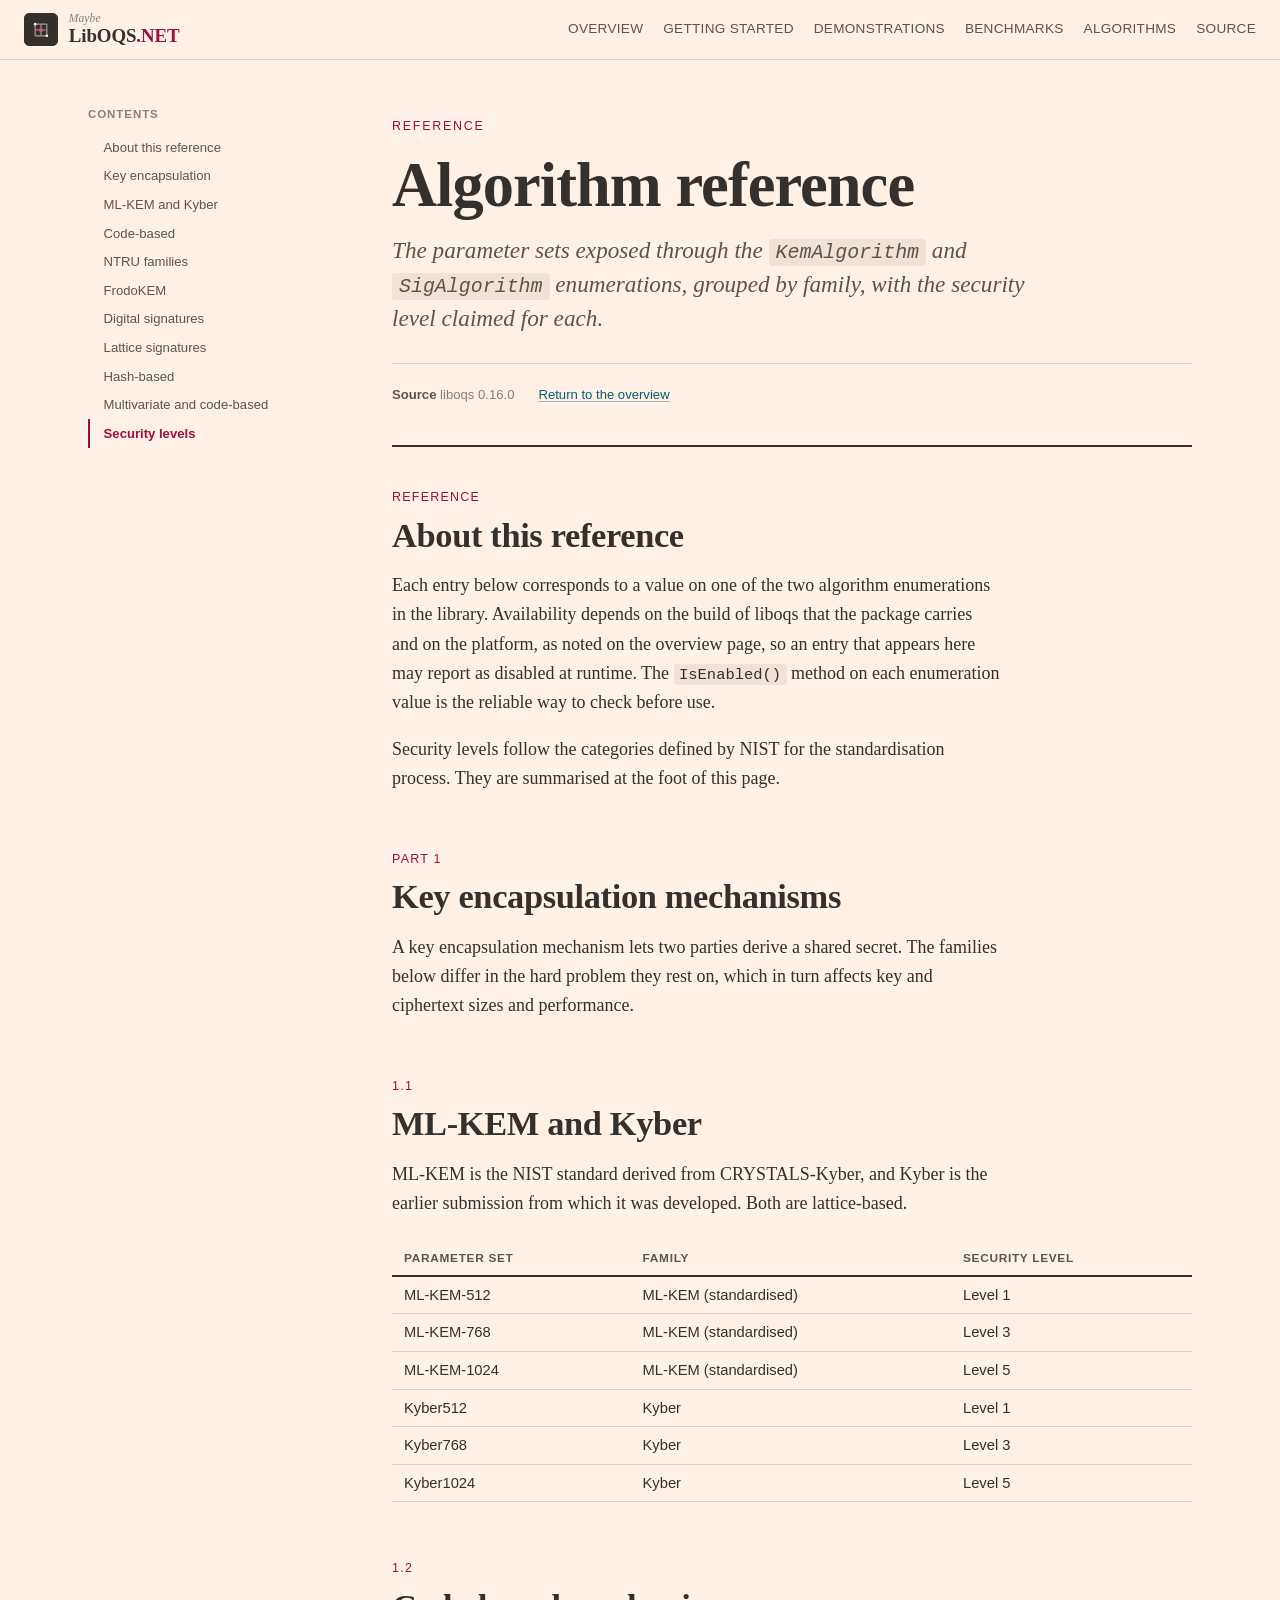
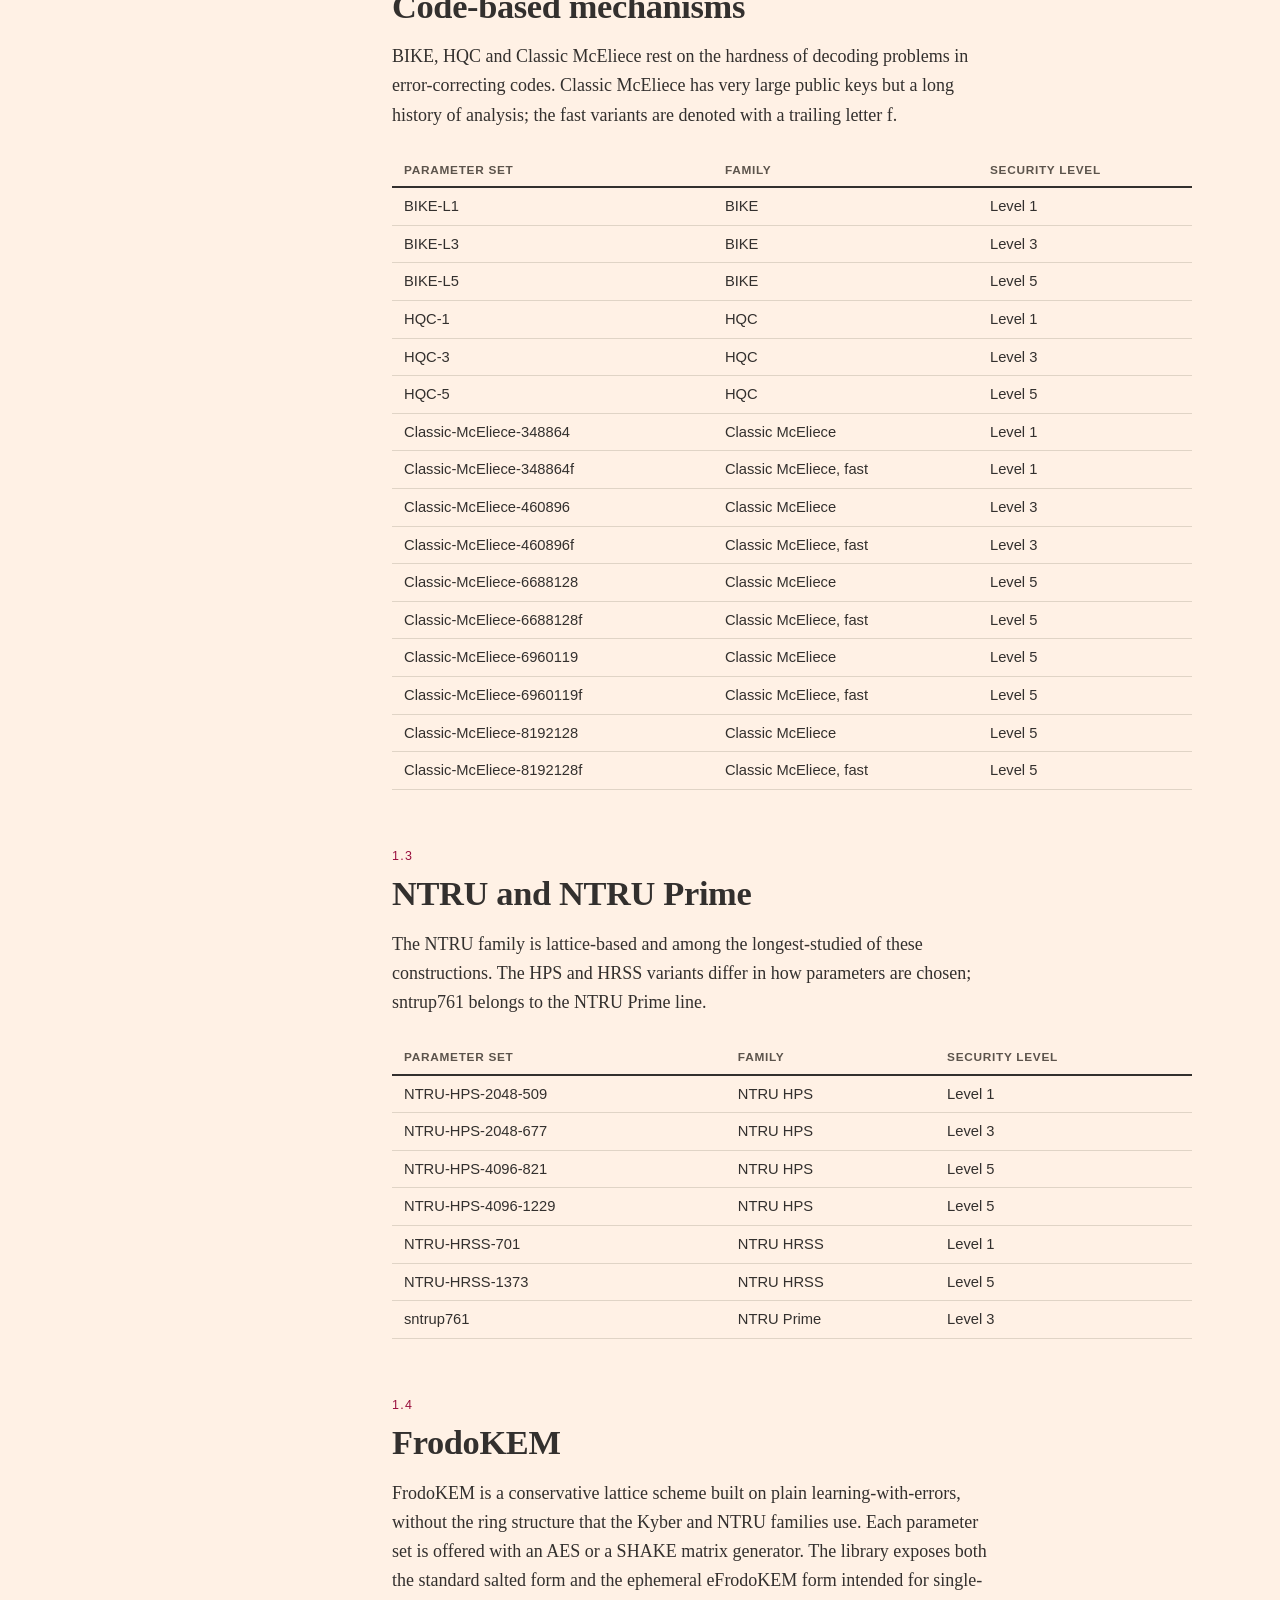
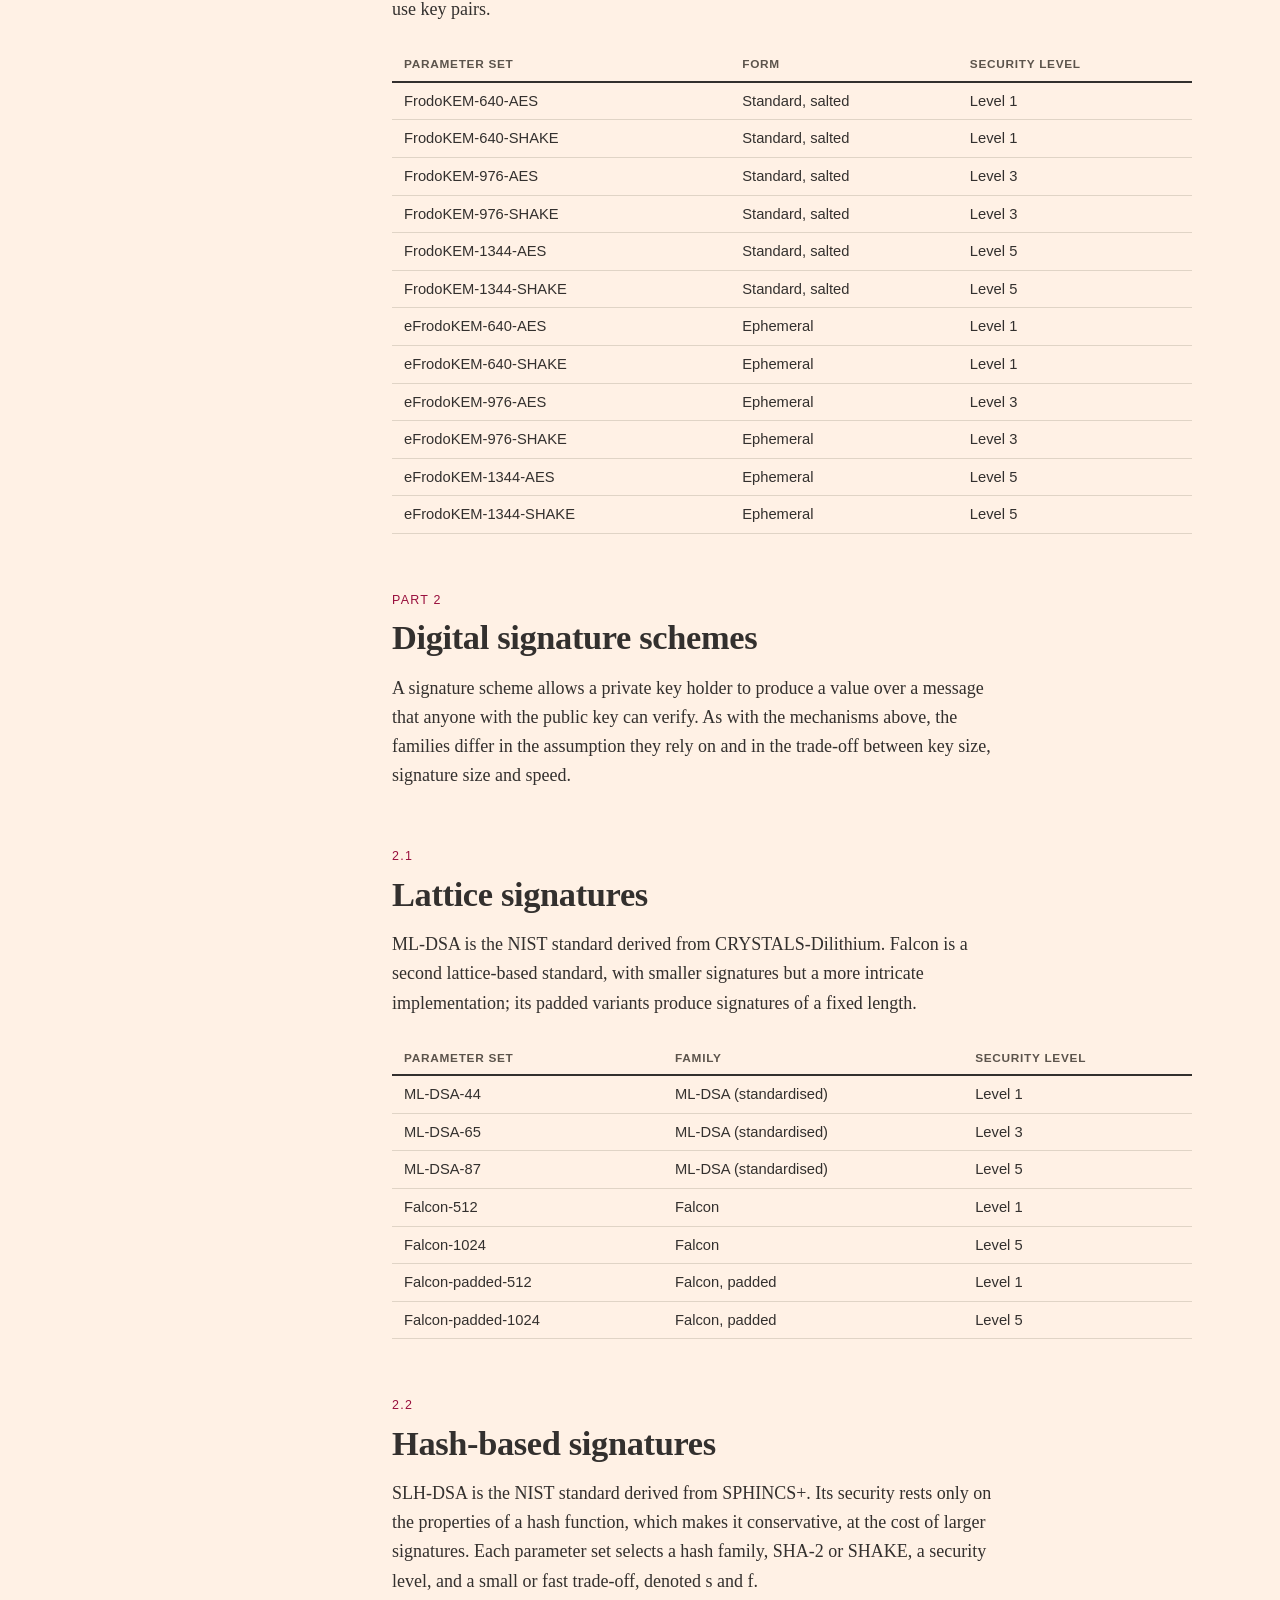
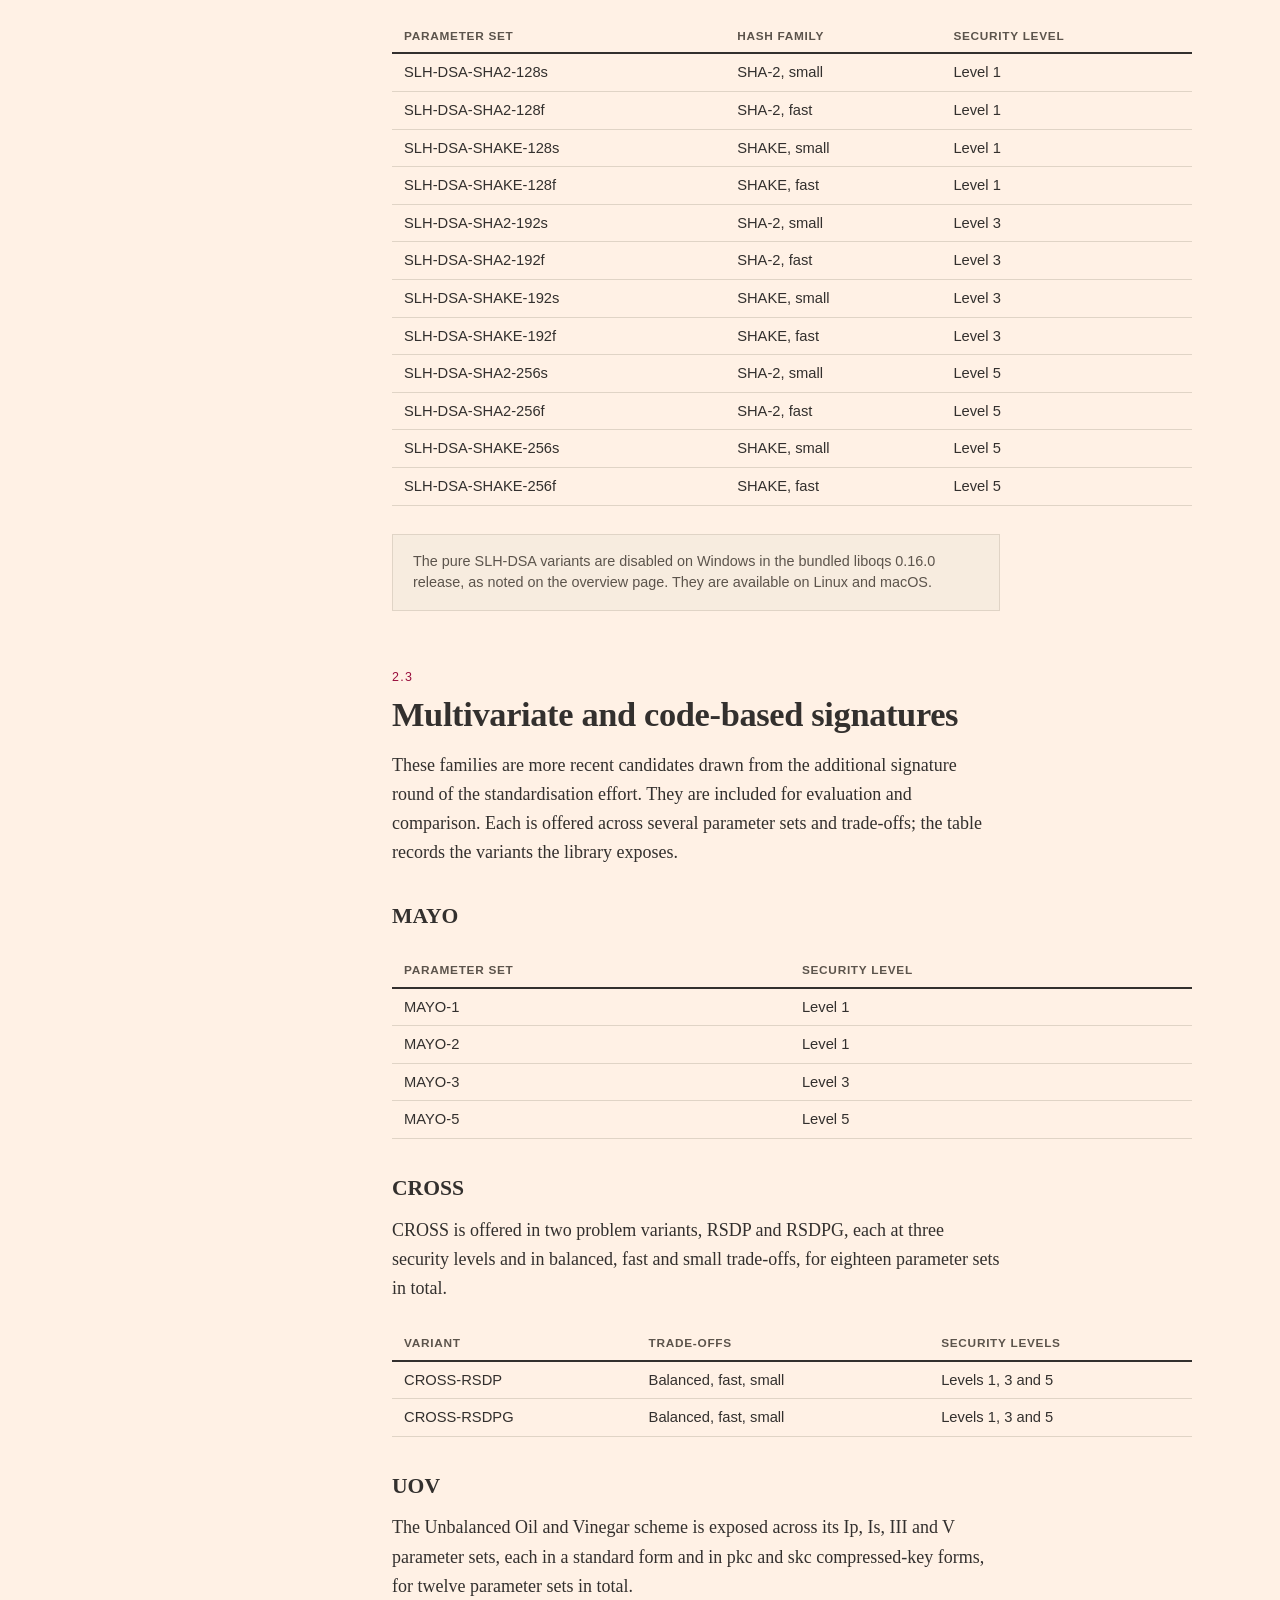
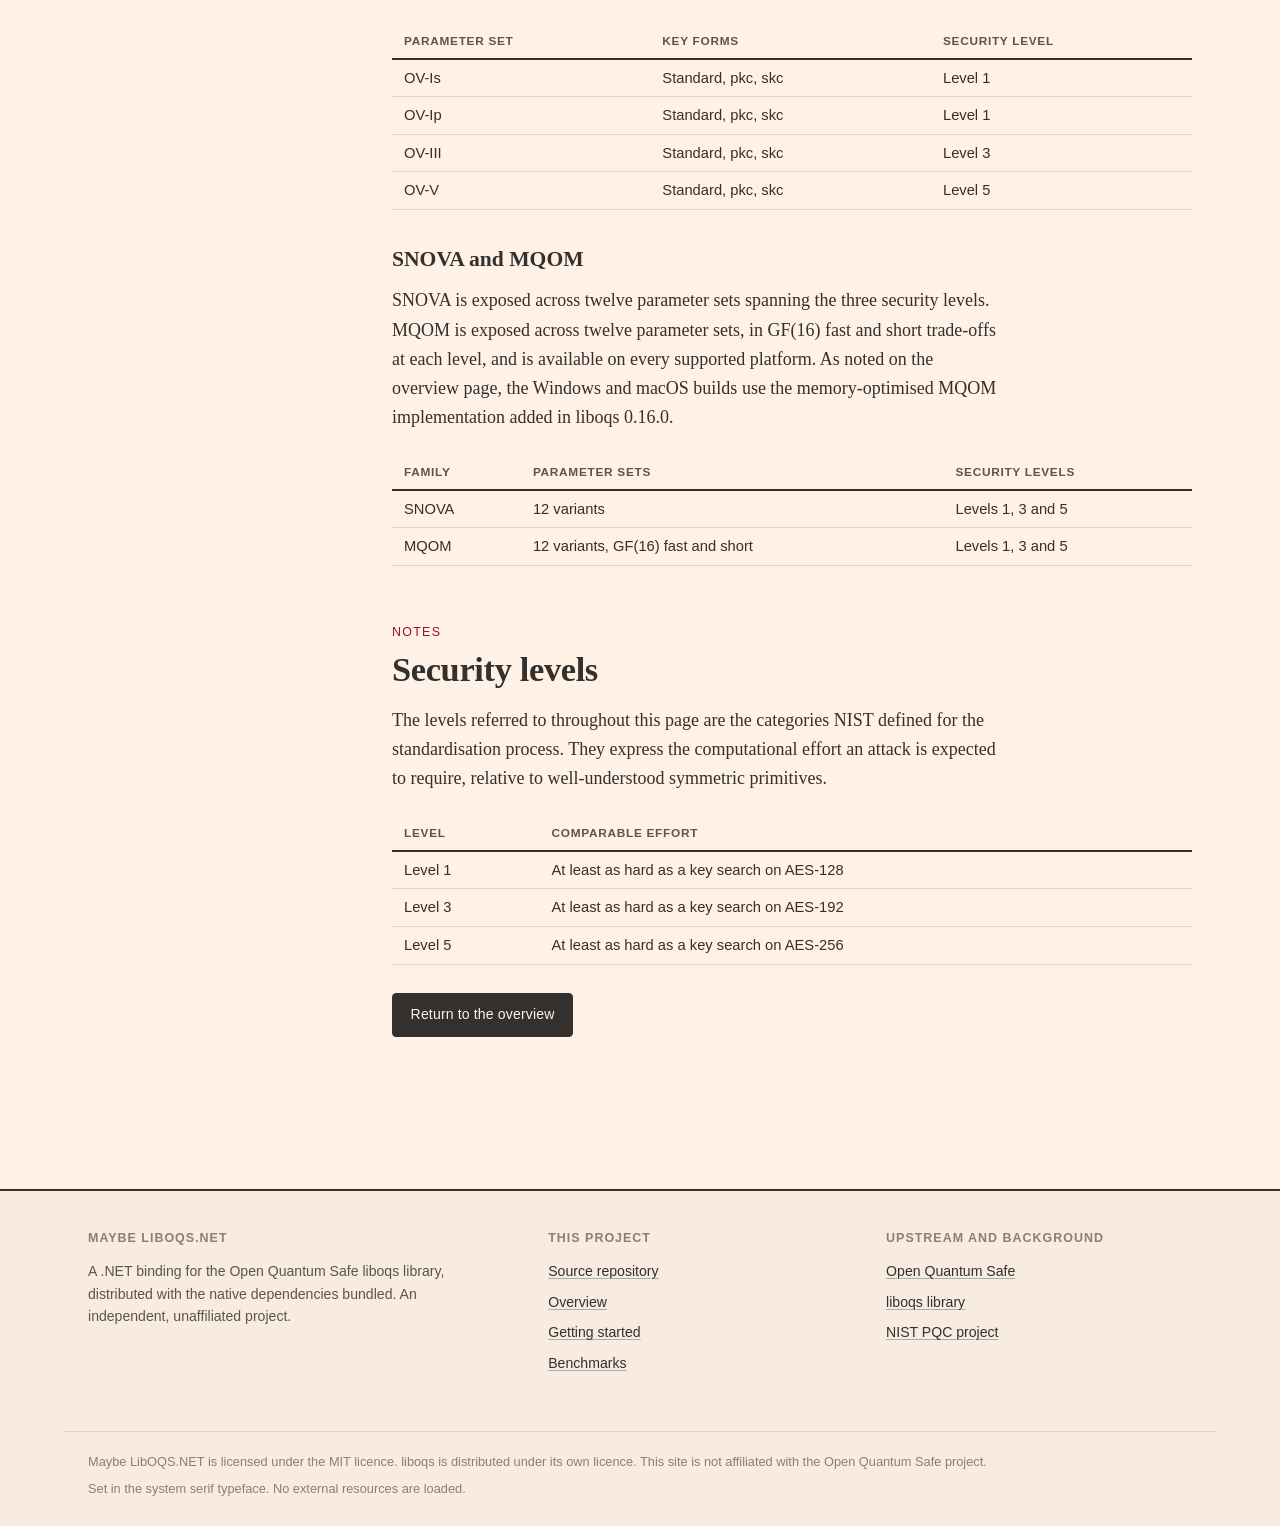
<file: website/algorithms.html>
<!DOCTYPE html>
<html lang="en">
<head>
  <meta charset="utf-8">
  <meta name="viewport" content="width=device-width, initial-scale=1">
  <title>Algorithm reference: Maybe LibOQS.NET</title>
  <meta name="description" content="The full set of post-quantum key encapsulation mechanisms and digital signature schemes exposed by Maybe LibOQS.NET, with parameter sets and claimed security levels.">
  <link rel="icon" href="favicon.svg" type="image/svg+xml">
  <link rel="stylesheet" href="assets/styles.css">
</head>
<body>

  <header class="site-header">
    <a class="site-header__brand" href="index.html" aria-label="Maybe LibOQS.NET, home">
      <span class="brand-mark" aria-hidden="true">
        <svg viewBox="0 0 24 24" fill="none" xmlns="http://www.w3.org/2000/svg">
          <g stroke="#fff1e5" stroke-width="1.4" stroke-linecap="round">
            <path d="M5 5h14M5 12h14M5 19h14M5 5v14M12 5v14M19 5v14" opacity="0.55"/>
          </g>
          <circle cx="5" cy="5" r="1.6" fill="#fff1e5"/>
          <circle cx="19" cy="19" r="1.6" fill="#fff1e5"/>
          <circle cx="12" cy="12" r="2.4" fill="#e0506f"/>
        </svg>
      </span>
      <span class="brand-word">
        <span class="brand-word__kicker">Maybe</span>
        <span class="brand-word__name">LibOQS<span class="brand-word__dot">.NET</span></span>
      </span>
    </a>
    <button class="nav-toggle" aria-expanded="false" aria-controls="primary-nav">Menu</button>
    <nav class="site-nav" id="primary-nav" aria-label="Primary">
      <a href="index.html#overview">Overview</a>
      <a href="index.html#getting-started">Getting started</a>
      <a href="index.html#demonstrations">Demonstrations</a>
      <a href="index.html#benchmarks">Benchmarks</a>
      <a href="algorithms.html">Algorithms</a>
      <a href="https://github.com/filipw/maybe-liboqs-dotnet">Source</a>
    </nav>
  </header>

  <div class="shell">

    <aside class="toc" aria-label="Table of contents">
      <h2>Contents</h2>
      <nav>
        <ol>
          <li><a href="#intro">About this reference</a></li>
          <li><a href="#kems">Key encapsulation</a></li>
          <li><a href="#ml-kem">ML-KEM and Kyber</a></li>
          <li><a href="#code-kem">Code-based</a></li>
          <li><a href="#ntru">NTRU families</a></li>
          <li><a href="#frodo">FrodoKEM</a></li>
          <li><a href="#sigs">Digital signatures</a></li>
          <li><a href="#lattice-sig">Lattice signatures</a></li>
          <li><a href="#hash-sig">Hash-based</a></li>
          <li><a href="#mv-sig">Multivariate and code-based</a></li>
          <li><a href="#levels">Security levels</a></li>
        </ol>
      </nav>
    </aside>

    <main>

      <div class="masthead">
        <p class="masthead__kicker">Reference</p>
        <h1>Algorithm reference</h1>
        <p class="masthead__standfirst">
          The parameter sets exposed through the <code>KemAlgorithm</code> and
          <code>SigAlgorithm</code> enumerations, grouped by family, with the security level
          claimed for each.
        </p>
        <div class="masthead__meta">
          <span><strong>Source</strong> liboqs 0.16.0</span>
          <span><a href="index.html">Return to the overview</a></span>
        </div>
      </div>

      <section id="intro">
        <span class="section-number">Reference</span>
        <h2>About this reference</h2>
        <p>
          Each entry below corresponds to a value on one of the two algorithm enumerations in the
          library. Availability depends on the build of liboqs that the package carries and on the
          platform, as noted on the overview page, so an entry that appears here may report as
          disabled at runtime. The <code>IsEnabled()</code> method on each enumeration value is
          the reliable way to check before use.
        </p>
        <p>
          Security levels follow the categories defined by NIST for the standardisation process.
          They are summarised at the foot of this page.
        </p>
      </section>

      <section id="kems">
        <span class="section-number">Part 1</span>
        <h2>Key encapsulation mechanisms</h2>
        <p>
          A key encapsulation mechanism lets two parties derive a shared secret. The families
          below differ in the hard problem they rest on, which in turn affects key and ciphertext
          sizes and performance.
        </p>
      </section>

      <section id="ml-kem">
        <span class="section-number">1.1</span>
        <h2>ML-KEM and Kyber</h2>
        <p>
          ML-KEM is the NIST standard derived from CRYSTALS-Kyber, and Kyber is the earlier
          submission from which it was developed. Both are lattice-based.
        </p>
        <div class="table-wrap">
          <table>
            <thead>
              <tr><th scope="col">Parameter set</th><th scope="col">Family</th><th scope="col">Security level</th></tr>
            </thead>
            <tbody>
              <tr><th scope="row">ML-KEM-512</th><td>ML-KEM (standardised)</td><td>Level 1</td></tr>
              <tr><th scope="row">ML-KEM-768</th><td>ML-KEM (standardised)</td><td>Level 3</td></tr>
              <tr><th scope="row">ML-KEM-1024</th><td>ML-KEM (standardised)</td><td>Level 5</td></tr>
              <tr><th scope="row">Kyber512</th><td>Kyber</td><td>Level 1</td></tr>
              <tr><th scope="row">Kyber768</th><td>Kyber</td><td>Level 3</td></tr>
              <tr><th scope="row">Kyber1024</th><td>Kyber</td><td>Level 5</td></tr>
            </tbody>
          </table>
        </div>
      </section>

      <section id="code-kem">
        <span class="section-number">1.2</span>
        <h2>Code-based mechanisms</h2>
        <p>
          BIKE, HQC and Classic McEliece rest on the hardness of decoding problems in
          error-correcting codes. Classic McEliece has very large public keys but a long history
          of analysis; the fast variants are denoted with a trailing letter f.
        </p>
        <div class="table-wrap">
          <table>
            <thead>
              <tr><th scope="col">Parameter set</th><th scope="col">Family</th><th scope="col">Security level</th></tr>
            </thead>
            <tbody>
              <tr><th scope="row">BIKE-L1</th><td>BIKE</td><td>Level 1</td></tr>
              <tr><th scope="row">BIKE-L3</th><td>BIKE</td><td>Level 3</td></tr>
              <tr><th scope="row">BIKE-L5</th><td>BIKE</td><td>Level 5</td></tr>
              <tr><th scope="row">HQC-1</th><td>HQC</td><td>Level 1</td></tr>
              <tr><th scope="row">HQC-3</th><td>HQC</td><td>Level 3</td></tr>
              <tr><th scope="row">HQC-5</th><td>HQC</td><td>Level 5</td></tr>
              <tr><th scope="row">Classic-McEliece-348864</th><td>Classic McEliece</td><td>Level 1</td></tr>
              <tr><th scope="row">Classic-McEliece-348864f</th><td>Classic McEliece, fast</td><td>Level 1</td></tr>
              <tr><th scope="row">Classic-McEliece-460896</th><td>Classic McEliece</td><td>Level 3</td></tr>
              <tr><th scope="row">Classic-McEliece-460896f</th><td>Classic McEliece, fast</td><td>Level 3</td></tr>
              <tr><th scope="row">Classic-McEliece-6688128</th><td>Classic McEliece</td><td>Level 5</td></tr>
              <tr><th scope="row">Classic-McEliece-6688128f</th><td>Classic McEliece, fast</td><td>Level 5</td></tr>
              <tr><th scope="row">Classic-McEliece-6960119</th><td>Classic McEliece</td><td>Level 5</td></tr>
              <tr><th scope="row">Classic-McEliece-6960119f</th><td>Classic McEliece, fast</td><td>Level 5</td></tr>
              <tr><th scope="row">Classic-McEliece-8192128</th><td>Classic McEliece</td><td>Level 5</td></tr>
              <tr><th scope="row">Classic-McEliece-8192128f</th><td>Classic McEliece, fast</td><td>Level 5</td></tr>
            </tbody>
          </table>
        </div>
      </section>

      <section id="ntru">
        <span class="section-number">1.3</span>
        <h2>NTRU and NTRU Prime</h2>
        <p>
          The NTRU family is lattice-based and among the longest-studied of these constructions.
          The HPS and HRSS variants differ in how parameters are chosen; sntrup761 belongs to the
          NTRU Prime line.
        </p>
        <div class="table-wrap">
          <table>
            <thead>
              <tr><th scope="col">Parameter set</th><th scope="col">Family</th><th scope="col">Security level</th></tr>
            </thead>
            <tbody>
              <tr><th scope="row">NTRU-HPS-2048-509</th><td>NTRU HPS</td><td>Level 1</td></tr>
              <tr><th scope="row">NTRU-HPS-2048-677</th><td>NTRU HPS</td><td>Level 3</td></tr>
              <tr><th scope="row">NTRU-HPS-4096-821</th><td>NTRU HPS</td><td>Level 5</td></tr>
              <tr><th scope="row">NTRU-HPS-4096-1229</th><td>NTRU HPS</td><td>Level 5</td></tr>
              <tr><th scope="row">NTRU-HRSS-701</th><td>NTRU HRSS</td><td>Level 1</td></tr>
              <tr><th scope="row">NTRU-HRSS-1373</th><td>NTRU HRSS</td><td>Level 5</td></tr>
              <tr><th scope="row">sntrup761</th><td>NTRU Prime</td><td>Level 3</td></tr>
            </tbody>
          </table>
        </div>
      </section>

      <section id="frodo">
        <span class="section-number">1.4</span>
        <h2>FrodoKEM</h2>
        <p>
          FrodoKEM is a conservative lattice scheme built on plain learning-with-errors, without
          the ring structure that the Kyber and NTRU families use. Each parameter set is offered
          with an AES or a SHAKE matrix generator. The library exposes both the standard salted
          form and the ephemeral eFrodoKEM form intended for single-use key pairs.
        </p>
        <div class="table-wrap">
          <table>
            <thead>
              <tr><th scope="col">Parameter set</th><th scope="col">Form</th><th scope="col">Security level</th></tr>
            </thead>
            <tbody>
              <tr><th scope="row">FrodoKEM-640-AES</th><td>Standard, salted</td><td>Level 1</td></tr>
              <tr><th scope="row">FrodoKEM-640-SHAKE</th><td>Standard, salted</td><td>Level 1</td></tr>
              <tr><th scope="row">FrodoKEM-976-AES</th><td>Standard, salted</td><td>Level 3</td></tr>
              <tr><th scope="row">FrodoKEM-976-SHAKE</th><td>Standard, salted</td><td>Level 3</td></tr>
              <tr><th scope="row">FrodoKEM-1344-AES</th><td>Standard, salted</td><td>Level 5</td></tr>
              <tr><th scope="row">FrodoKEM-1344-SHAKE</th><td>Standard, salted</td><td>Level 5</td></tr>
              <tr><th scope="row">eFrodoKEM-640-AES</th><td>Ephemeral</td><td>Level 1</td></tr>
              <tr><th scope="row">eFrodoKEM-640-SHAKE</th><td>Ephemeral</td><td>Level 1</td></tr>
              <tr><th scope="row">eFrodoKEM-976-AES</th><td>Ephemeral</td><td>Level 3</td></tr>
              <tr><th scope="row">eFrodoKEM-976-SHAKE</th><td>Ephemeral</td><td>Level 3</td></tr>
              <tr><th scope="row">eFrodoKEM-1344-AES</th><td>Ephemeral</td><td>Level 5</td></tr>
              <tr><th scope="row">eFrodoKEM-1344-SHAKE</th><td>Ephemeral</td><td>Level 5</td></tr>
            </tbody>
          </table>
        </div>
      </section>

      <section id="sigs">
        <span class="section-number">Part 2</span>
        <h2>Digital signature schemes</h2>
        <p>
          A signature scheme allows a private key holder to produce a value over a message that
          anyone with the public key can verify. As with the mechanisms above, the families differ
          in the assumption they rely on and in the trade-off between key size, signature size and
          speed.
        </p>
      </section>

      <section id="lattice-sig">
        <span class="section-number">2.1</span>
        <h2>Lattice signatures</h2>
        <p>
          ML-DSA is the NIST standard derived from CRYSTALS-Dilithium. Falcon is a second
          lattice-based standard, with smaller signatures but a more intricate implementation; its
          padded variants produce signatures of a fixed length.
        </p>
        <div class="table-wrap">
          <table>
            <thead>
              <tr><th scope="col">Parameter set</th><th scope="col">Family</th><th scope="col">Security level</th></tr>
            </thead>
            <tbody>
              <tr><th scope="row">ML-DSA-44</th><td>ML-DSA (standardised)</td><td>Level 1</td></tr>
              <tr><th scope="row">ML-DSA-65</th><td>ML-DSA (standardised)</td><td>Level 3</td></tr>
              <tr><th scope="row">ML-DSA-87</th><td>ML-DSA (standardised)</td><td>Level 5</td></tr>
              <tr><th scope="row">Falcon-512</th><td>Falcon</td><td>Level 1</td></tr>
              <tr><th scope="row">Falcon-1024</th><td>Falcon</td><td>Level 5</td></tr>
              <tr><th scope="row">Falcon-padded-512</th><td>Falcon, padded</td><td>Level 1</td></tr>
              <tr><th scope="row">Falcon-padded-1024</th><td>Falcon, padded</td><td>Level 5</td></tr>
            </tbody>
          </table>
        </div>
      </section>

      <section id="hash-sig">
        <span class="section-number">2.2</span>
        <h2>Hash-based signatures</h2>
        <p>
          SLH-DSA is the NIST standard derived from SPHINCS+. Its security rests only on the
          properties of a hash function, which makes it conservative, at the cost of larger
          signatures. Each parameter set selects a hash family, SHA-2 or SHAKE, a security level,
          and a small or fast trade-off, denoted s and f.
        </p>
        <div class="table-wrap">
          <table>
            <thead>
              <tr><th scope="col">Parameter set</th><th scope="col">Hash family</th><th scope="col">Security level</th></tr>
            </thead>
            <tbody>
              <tr><th scope="row">SLH-DSA-SHA2-128s</th><td>SHA-2, small</td><td>Level 1</td></tr>
              <tr><th scope="row">SLH-DSA-SHA2-128f</th><td>SHA-2, fast</td><td>Level 1</td></tr>
              <tr><th scope="row">SLH-DSA-SHAKE-128s</th><td>SHAKE, small</td><td>Level 1</td></tr>
              <tr><th scope="row">SLH-DSA-SHAKE-128f</th><td>SHAKE, fast</td><td>Level 1</td></tr>
              <tr><th scope="row">SLH-DSA-SHA2-192s</th><td>SHA-2, small</td><td>Level 3</td></tr>
              <tr><th scope="row">SLH-DSA-SHA2-192f</th><td>SHA-2, fast</td><td>Level 3</td></tr>
              <tr><th scope="row">SLH-DSA-SHAKE-192s</th><td>SHAKE, small</td><td>Level 3</td></tr>
              <tr><th scope="row">SLH-DSA-SHAKE-192f</th><td>SHAKE, fast</td><td>Level 3</td></tr>
              <tr><th scope="row">SLH-DSA-SHA2-256s</th><td>SHA-2, small</td><td>Level 5</td></tr>
              <tr><th scope="row">SLH-DSA-SHA2-256f</th><td>SHA-2, fast</td><td>Level 5</td></tr>
              <tr><th scope="row">SLH-DSA-SHAKE-256s</th><td>SHAKE, small</td><td>Level 5</td></tr>
              <tr><th scope="row">SLH-DSA-SHAKE-256f</th><td>SHAKE, fast</td><td>Level 5</td></tr>
            </tbody>
          </table>
        </div>
        <div class="note">
          The pure SLH-DSA variants are disabled on Windows in the bundled liboqs 0.16.0
          release, as noted on the overview page. They are available on Linux and macOS.
        </div>
      </section>

      <section id="mv-sig">
        <span class="section-number">2.3</span>
        <h2>Multivariate and code-based signatures</h2>
        <p>
          These families are more recent candidates drawn from the additional signature round of
          the standardisation effort. They are included for evaluation and comparison. Each is
          offered across several parameter sets and trade-offs; the table records the variants the
          library exposes.
        </p>

        <h3>MAYO</h3>
        <div class="table-wrap">
          <table>
            <thead>
              <tr><th scope="col">Parameter set</th><th scope="col">Security level</th></tr>
            </thead>
            <tbody>
              <tr><th scope="row">MAYO-1</th><td>Level 1</td></tr>
              <tr><th scope="row">MAYO-2</th><td>Level 1</td></tr>
              <tr><th scope="row">MAYO-3</th><td>Level 3</td></tr>
              <tr><th scope="row">MAYO-5</th><td>Level 5</td></tr>
            </tbody>
          </table>
        </div>

        <h3>CROSS</h3>
        <p>
          CROSS is offered in two problem variants, RSDP and RSDPG, each at three security levels
          and in balanced, fast and small trade-offs, for eighteen parameter sets in total.
        </p>
        <div class="table-wrap">
          <table>
            <thead>
              <tr><th scope="col">Variant</th><th scope="col">Trade-offs</th><th scope="col">Security levels</th></tr>
            </thead>
            <tbody>
              <tr><th scope="row">CROSS-RSDP</th><td>Balanced, fast, small</td><td>Levels 1, 3 and 5</td></tr>
              <tr><th scope="row">CROSS-RSDPG</th><td>Balanced, fast, small</td><td>Levels 1, 3 and 5</td></tr>
            </tbody>
          </table>
        </div>

        <h3>UOV</h3>
        <p>
          The Unbalanced Oil and Vinegar scheme is exposed across its Ip, Is, III and V parameter
          sets, each in a standard form and in pkc and skc compressed-key forms, for twelve
          parameter sets in total.
        </p>
        <div class="table-wrap">
          <table>
            <thead>
              <tr><th scope="col">Parameter set</th><th scope="col">Key forms</th><th scope="col">Security level</th></tr>
            </thead>
            <tbody>
              <tr><th scope="row">OV-Is</th><td>Standard, pkc, skc</td><td>Level 1</td></tr>
              <tr><th scope="row">OV-Ip</th><td>Standard, pkc, skc</td><td>Level 1</td></tr>
              <tr><th scope="row">OV-III</th><td>Standard, pkc, skc</td><td>Level 3</td></tr>
              <tr><th scope="row">OV-V</th><td>Standard, pkc, skc</td><td>Level 5</td></tr>
            </tbody>
          </table>
        </div>

        <h3>SNOVA and MQOM</h3>
        <p>
          SNOVA is exposed across twelve parameter sets spanning the three security levels. MQOM
          is exposed across twelve parameter sets, in GF(16) fast and short trade-offs at each
          level, and is available on every supported platform. As noted on the overview page, the
          Windows and macOS builds use the memory-optimised MQOM implementation added in liboqs
          0.16.0.
        </p>
        <div class="table-wrap">
          <table>
            <thead>
              <tr><th scope="col">Family</th><th scope="col">Parameter sets</th><th scope="col">Security levels</th></tr>
            </thead>
            <tbody>
              <tr><th scope="row">SNOVA</th><td>12 variants</td><td>Levels 1, 3 and 5</td></tr>
              <tr><th scope="row">MQOM</th><td>12 variants, GF(16) fast and short</td><td>Levels 1, 3 and 5</td></tr>
            </tbody>
          </table>
        </div>
      </section>

      <section id="levels">
        <span class="section-number">Notes</span>
        <h2>Security levels</h2>
        <p>
          The levels referred to throughout this page are the categories NIST defined for the
          standardisation process. They express the computational effort an attack is expected to
          require, relative to well-understood symmetric primitives.
        </p>
        <div class="table-wrap">
          <table>
            <thead>
              <tr><th scope="col">Level</th><th scope="col">Comparable effort</th></tr>
            </thead>
            <tbody>
              <tr><th scope="row">Level 1</th><td>At least as hard as a key search on AES-128</td></tr>
              <tr><th scope="row">Level 3</th><td>At least as hard as a key search on AES-192</td></tr>
              <tr><th scope="row">Level 5</th><td>At least as hard as a key search on AES-256</td></tr>
            </tbody>
          </table>
        </div>
        <div class="btn-row">
          <a class="btn btn--primary" href="index.html">Return to the overview</a>
        </div>
      </section>

    </main>
  </div>

  <footer class="site-footer">
    <div class="site-footer__inner">
      <div>
        <h3>Maybe LibOQS.NET</h3>
        <p style="max-width: 24rem;">
          A .NET binding for the Open Quantum Safe liboqs library, distributed with the native
          dependencies bundled. An independent, unaffiliated project.
        </p>
      </div>
      <div>
        <h3>This project</h3>
        <ul>
          <li><a href="https://github.com/filipw/maybe-liboqs-dotnet">Source repository</a></li>
          <li><a href="index.html">Overview</a></li>
          <li><a href="index.html#getting-started">Getting started</a></li>
          <li><a href="index.html#benchmarks">Benchmarks</a></li>
        </ul>
      </div>
      <div>
        <h3>Upstream and background</h3>
        <ul>
          <li><a href="https://openquantumsafe.org/">Open Quantum Safe</a></li>
          <li><a href="https://github.com/open-quantum-safe/liboqs">liboqs library</a></li>
          <li><a href="https://csrc.nist.gov/projects/post-quantum-cryptography">NIST PQC project</a></li>
        </ul>
      </div>
    </div>
    <div class="site-footer__colophon">
      <p>
        Maybe LibOQS.NET is licensed under the MIT licence. liboqs is distributed under its own
        licence. This site is not affiliated with the Open Quantum Safe project.
      </p>
      <p>Set in the system serif typeface. No external resources are loaded.</p>
    </div>
  </footer>

  <script src="assets/highlight.js"></script>
  <script src="assets/site.js"></script>
</body>
</html>
</file>
<file: website/assets/styles.css>
/* ==========================================================================
   Maybe LibOQS.NET - project site
   Visual language inspired by long-form editorial typography:
   warm paper background, serif body text, a single restrained accent.
   No external fonts or stylesheets are loaded; system serifs are used so
   the page renders identically offline.
   ========================================================================== */

:root {
  /* Palette */
  --paper:        #fff1e5; /* warm editorial cream */
  --paper-deep:   #f7ecdf; /* slightly deeper panel */
  --paper-edge:   #efe0d2; /* hairline tint */
  --ink:          #33302e; /* primary text */
  --ink-soft:     #5c544c; /* secondary text */
  --ink-faint:    #8a7f73; /* captions, meta */
  --rule:         #e0d4c6; /* horizontal rules and borders */
  --accent:       #990f3d; /* claret, used sparingly */
  --accent-soft:  #b5687f;
  --link:         #0a5b73; /* teal for inline links */
  --link-visited: #1a4c5e;
  --code-bg:      #2b2723; /* dark code surface */
  --code-ink:     #f3eadf;

  /* Type */
  --serif:  Georgia, "Times New Roman", "Source Serif Pro", Cambria, serif;
  --sans:   "Helvetica Neue", Helvetica, Arial, system-ui, sans-serif;
  --mono:   "SFMono-Regular", "Consolas", "Liberation Mono", Menlo, monospace;

  /* Metrics */
  --measure: 38rem;
  --gutter: 2rem;
  --header-h: 3.75rem;
}

/* ----- Reset / base --------------------------------------------------------- */

*,
*::before,
*::after { box-sizing: border-box; }

html {
  scroll-behavior: smooth;
  scroll-padding-top: calc(var(--header-h) + 1rem);
  -webkit-text-size-adjust: 100%;
}

body {
  margin: 0;
  background: var(--paper);
  color: var(--ink);
  font-family: var(--serif);
  font-size: 1.125rem;
  line-height: 1.62;
  font-kerning: normal;
  text-rendering: optimizeLegibility;
  -webkit-font-smoothing: antialiased;
}

img, svg { max-width: 100%; height: auto; }

a {
  color: var(--link);
  text-decoration: underline;
  text-underline-offset: 0.12em;
  text-decoration-thickness: 0.06em;
  text-decoration-color: rgba(10, 91, 115, 0.4);
}
a:hover { text-decoration-color: currentColor; }
a:visited { color: var(--link-visited); }

::selection { background: rgba(153, 15, 61, 0.15); }

/* ----- Header --------------------------------------------------------------- */

.site-header {
  position: sticky;
  top: 0;
  z-index: 40;
  height: var(--header-h);
  display: flex;
  align-items: center;
  gap: 1rem;
  padding: 0 1.5rem;
  background: rgba(255, 241, 229, 0.94);
  backdrop-filter: saturate(140%) blur(6px);
  border-bottom: 1px solid var(--rule);
}

.site-header__brand {
  display: flex;
  align-items: center;
  gap: 0.7rem;
  color: var(--ink);
  text-decoration: none;
  white-space: nowrap;
}
.site-header__brand:hover { text-decoration: none; }
.site-header__brand:hover .brand-mark { border-color: var(--accent); }

.brand-mark {
  display: inline-flex;
  align-items: center;
  justify-content: center;
  width: 2.1rem;
  height: 2.1rem;
  flex: none;
  border: 1.5px solid var(--ink);
  border-radius: 5px;
  background: var(--ink);
  transition: border-color 0.15s ease;
}
.brand-mark svg { width: 1.25rem; height: 1.25rem; display: block; }

.brand-word {
  display: inline-flex;
  flex-direction: column;
  line-height: 1;
}
.brand-word__kicker {
  font-family: var(--serif);
  font-style: italic;
  font-size: 0.72rem;
  letter-spacing: 0.01em;
  color: var(--ink-faint);
  margin-bottom: 0.12rem;
}
.brand-word__name {
  font-family: var(--serif);
  font-weight: 700;
  font-size: 1.18rem;
  letter-spacing: -0.005em;
  color: var(--ink);
}
.brand-word__dot { color: var(--accent); }

.site-nav {
  margin-left: auto;
  display: flex;
  align-items: center;
  gap: 1.25rem;
  font-family: var(--sans);
  font-size: 0.85rem;
  letter-spacing: 0.02em;
}
.site-nav a {
  color: var(--ink-soft);
  text-decoration: none;
  text-transform: uppercase;
}
.site-nav a:hover { color: var(--accent); }

.nav-toggle {
  display: none;
  margin-left: auto;
  background: none;
  border: 1px solid var(--rule);
  border-radius: 3px;
  padding: 0.35rem 0.55rem;
  font-family: var(--sans);
  font-size: 0.8rem;
  color: var(--ink);
  cursor: pointer;
}

/* ----- Layout shell --------------------------------------------------------- */

.shell {
  display: grid;
  grid-template-columns: 16rem minmax(0, 1fr);
  gap: 3rem;
  max-width: 72rem;
  margin: 0 auto;
  padding: 0 1.5rem;
}

/* Table of contents (left rail) */
.toc {
  position: sticky;
  top: calc(var(--header-h) + 1.5rem);
  align-self: start;
  height: calc(100vh - var(--header-h) - 3rem);
  overflow-y: auto;
  padding: 1.5rem 0 2rem;
  font-family: var(--sans);
  font-size: 0.82rem;
  line-height: 1.5;
}
.toc h2 {
  font-size: 0.72rem;
  text-transform: uppercase;
  letter-spacing: 0.08em;
  color: var(--ink-faint);
  margin: 0 0 0.75rem;
  font-weight: 700;
}
.toc ol { list-style: none; margin: 0; padding: 0; }
.toc li { margin: 0; }
.toc a {
  display: block;
  padding: 0.28rem 0 0.28rem 0.85rem;
  border-left: 2px solid transparent;
  color: var(--ink-soft);
  text-decoration: none;
}
.toc a:hover { color: var(--ink); }
.toc a.is-active {
  color: var(--accent);
  border-left-color: var(--accent);
  font-weight: 600;
}

main { padding: 0 0 6rem; min-width: 0; }

/* ----- Masthead / hero ------------------------------------------------------ */

.masthead {
  padding: 3.5rem 0 2.5rem;
  border-bottom: 2px solid var(--ink);
  margin-bottom: 2.5rem;
}
.masthead__kicker {
  font-family: var(--sans);
  font-size: 0.78rem;
  text-transform: uppercase;
  letter-spacing: 0.14em;
  color: var(--accent);
  margin: 0 0 1rem;
}
.masthead h1 {
  font-size: clamp(2.4rem, 6vw, 3.9rem);
  line-height: 1.05;
  letter-spacing: -0.015em;
  margin: 0 0 1rem;
  font-weight: 700;
}
.masthead__standfirst {
  font-size: clamp(1.2rem, 2.4vw, 1.45rem);
  line-height: 1.45;
  color: var(--ink-soft);
  max-width: 42rem;
  margin: 0;
  font-style: italic;
}
.masthead__meta {
  margin-top: 1.75rem;
  padding-top: 1.25rem;
  border-top: 1px solid var(--rule);
  font-family: var(--sans);
  font-size: 0.82rem;
  color: var(--ink-faint);
  display: flex;
  flex-wrap: wrap;
  gap: 0.4rem 1.5rem;
}
.masthead__meta strong { color: var(--ink-soft); font-weight: 600; }

/* ----- Sections / prose ----------------------------------------------------- */

section { margin: 0 0 3.5rem; scroll-margin-top: calc(var(--header-h) + 1rem); }

.section-number {
  font-family: var(--sans);
  font-size: 0.78rem;
  letter-spacing: 0.1em;
  color: var(--accent);
  text-transform: uppercase;
  display: block;
  margin-bottom: 0.5rem;
}

h2 {
  font-size: clamp(1.7rem, 3.5vw, 2.15rem);
  line-height: 1.15;
  letter-spacing: -0.01em;
  margin: 0 0 1rem;
  font-weight: 700;
}
h3 {
  font-size: 1.35rem;
  line-height: 1.25;
  margin: 2.25rem 0 0.85rem;
  font-weight: 700;
}
h4 {
  font-family: var(--sans);
  font-size: 0.95rem;
  letter-spacing: 0.01em;
  margin: 1.75rem 0 0.6rem;
  font-weight: 700;
  color: var(--ink-soft);
}

p { max-width: var(--measure); margin: 0 0 1.1rem; }
section > p,
section > ul,
section > ol { max-width: var(--measure); }

.lead {
  font-size: 1.22rem;
  line-height: 1.55;
  color: var(--ink-soft);
}

ul, ol { padding-left: 1.3rem; margin: 0 0 1.2rem; }
li { margin: 0 0 0.45rem; }
li::marker { color: var(--ink-faint); }

strong { font-weight: 700; }
em { font-style: italic; }

abbr[title] { text-decoration: none; border-bottom: 1px dotted var(--ink-faint); cursor: help; }

hr {
  border: 0;
  border-top: 1px solid var(--rule);
  margin: 2.5rem 0;
}

/* Drop cap on the opening section for editorial flavour */
.has-dropcap > p:first-of-type::first-letter {
  font-size: 3.4rem;
  line-height: 0.82;
  float: left;
  padding: 0.1rem 0.6rem 0 0;
  color: var(--accent);
  font-weight: 700;
}

/* ----- Pull quote / aside --------------------------------------------------- */

.aside {
  max-width: var(--measure);
  margin: 1.75rem 0;
  padding: 1.1rem 1.35rem;
  background: var(--paper-deep);
  border-left: 3px solid var(--accent-soft);
  font-size: 1rem;
  color: var(--ink-soft);
}
.aside p:last-child { margin-bottom: 0; }
.aside strong { color: var(--ink); }

.note {
  max-width: var(--measure);
  margin: 1.5rem 0;
  padding: 1rem 1.25rem;
  border: 1px solid var(--rule);
  background: var(--paper-deep);
  font-family: var(--sans);
  font-size: 0.9rem;
  line-height: 1.5;
  color: var(--ink-soft);
}
.note strong { color: var(--ink); }

/* ----- Code ----------------------------------------------------------------- */

code {
  font-family: var(--mono);
  font-size: 0.86em;
  background: rgba(43, 39, 35, 0.07);
  padding: 0.1em 0.35em;
  border-radius: 3px;
}

.codeblock {
  position: relative;
  margin: 1.5rem 0 1.75rem;
  background: var(--code-bg);
  border-radius: 6px;
  overflow: hidden;
  box-shadow: 0 1px 0 rgba(0,0,0,0.04);
}
.codeblock__bar {
  display: flex;
  align-items: center;
  justify-content: space-between;
  padding: 0.5rem 0.9rem;
  background: rgba(255,255,255,0.04);
  border-bottom: 1px solid rgba(255,255,255,0.07);
  font-family: var(--sans);
  font-size: 0.72rem;
  letter-spacing: 0.06em;
  text-transform: uppercase;
  color: #b8ada0;
}
.codeblock__copy {
  background: none;
  border: 1px solid rgba(255,255,255,0.18);
  color: #cbbfb2;
  border-radius: 3px;
  padding: 0.2rem 0.55rem;
  font-family: var(--sans);
  font-size: 0.7rem;
  letter-spacing: 0.04em;
  cursor: pointer;
  text-transform: uppercase;
}
.codeblock__copy:hover { color: #fff; border-color: rgba(255,255,255,0.4); }
.codeblock__copy.is-done { color: #8fce9b; border-color: rgba(143,206,155,0.5); }

.codeblock pre {
  margin: 0;
  padding: 1rem 1.1rem;
  overflow-x: auto;
  font-family: var(--mono);
  font-size: 0.84rem;
  line-height: 1.6;
  color: #e9ddcf;
  tab-size: 4;
}
.codeblock pre code {
  background: none;
  padding: 0;
  font-size: inherit;
  border-radius: 0;
}

/* Syntax tokens (paired with assets/highlight.js) */
.tok-comment { color: #8a8078; font-style: italic; }
.tok-string  { color: #cdb786; }
.tok-number  { color: #d6a07a; }
.tok-keyword { color: #d98a9e; }
.tok-type    { color: #8fc0c9; }
.tok-attr    { color: #b8c98f; }
.tok-tag     { color: #8fc0c9; }
.tok-op      { color: #c7bdb1; }
.tok-punct   { color: #a89e92; }

/* ----- Tables --------------------------------------------------------------- */

.table-wrap { overflow-x: auto; margin: 1.5rem 0 1.75rem; }

table {
  border-collapse: collapse;
  width: 100%;
  font-size: 0.92rem;
  font-family: var(--sans);
  line-height: 1.4;
}
caption {
  text-align: left;
  font-family: var(--sans);
  font-size: 0.8rem;
  color: var(--ink-faint);
  margin-bottom: 0.6rem;
  letter-spacing: 0.02em;
}
thead th {
  text-align: left;
  font-size: 0.74rem;
  text-transform: uppercase;
  letter-spacing: 0.06em;
  color: var(--ink-soft);
  border-bottom: 2px solid var(--ink);
  padding: 0.5rem 0.75rem;
  white-space: nowrap;
}
tbody td, tbody th {
  padding: 0.5rem 0.75rem;
  border-bottom: 1px solid var(--rule);
  vertical-align: top;
  text-align: left;
  font-weight: 400;
}
tbody tr:hover { background: var(--paper-deep); }
td.num, th.num { text-align: right; font-variant-numeric: tabular-nums; white-space: nowrap; }
.yes { color: #2f7d4f; font-weight: 700; }
.no  { color: var(--accent); font-weight: 700; }

/* ----- Definition grid for "approaches" ------------------------------------- */

.cards {
  display: grid;
  grid-template-columns: repeat(auto-fit, minmax(15rem, 1fr));
  gap: 1.25rem;
  margin: 1.75rem 0;
  max-width: none;
}
.card {
  border: 1px solid var(--rule);
  background: var(--paper-deep);
  padding: 1.25rem 1.35rem;
  border-radius: 5px;
}
.card h3 {
  margin: 0 0 0.5rem;
  font-size: 1.1rem;
  overflow-wrap: break-word;
  word-break: break-word;
  hyphens: auto;
}
.card p { font-size: 0.95rem; color: var(--ink-soft); margin-bottom: 0; }
.card__tag {
  display: inline-block;
  font-family: var(--sans);
  font-size: 0.68rem;
  text-transform: uppercase;
  letter-spacing: 0.06em;
  color: var(--accent);
  margin-bottom: 0.6rem;
}

/* ----- Stat row ------------------------------------------------------------- */

.stats {
  display: grid;
  grid-template-columns: repeat(auto-fit, minmax(9rem, 1fr));
  gap: 1.5rem 2rem;
  margin: 2rem 0;
  padding: 1.5rem 0;
  border-top: 1px solid var(--rule);
  border-bottom: 1px solid var(--rule);
  max-width: none;
}
.stat__figure {
  font-size: 2.3rem;
  line-height: 1;
  font-weight: 700;
  color: var(--ink);
}
.stat__label {
  font-family: var(--sans);
  font-size: 0.8rem;
  color: var(--ink-faint);
  margin-top: 0.4rem;
}

/* ----- Buttons -------------------------------------------------------------- */

.btn-row { display: flex; flex-wrap: wrap; gap: 0.8rem; margin: 1.75rem 0; }
.btn {
  display: inline-block;
  font-family: var(--sans);
  font-size: 0.88rem;
  letter-spacing: 0.01em;
  padding: 0.6rem 1.1rem;
  border-radius: 4px;
  text-decoration: none;
  border: 1px solid var(--ink);
}
.btn--primary { background: var(--ink); color: var(--paper); }
.btn--primary:hover { background: var(--accent); border-color: var(--accent); color: #fff; }
.btn--ghost { background: transparent; color: var(--ink); }
.btn--ghost:hover { border-color: var(--accent); color: var(--accent); }

/* ----- Footer --------------------------------------------------------------- */

.site-footer {
  border-top: 2px solid var(--ink);
  background: var(--paper-deep);
  font-family: var(--sans);
  font-size: 0.88rem;
  color: var(--ink-soft);
}
.site-footer__inner {
  max-width: 72rem;
  margin: 0 auto;
  padding: 2.5rem 1.5rem 3rem;
  display: grid;
  grid-template-columns: 1.4fr 1fr 1fr;
  gap: 2rem;
}
.site-footer h3 {
  font-size: 0.78rem;
  text-transform: uppercase;
  letter-spacing: 0.08em;
  color: var(--ink-faint);
  margin: 0 0 0.85rem;
}
.site-footer ul { list-style: none; padding: 0; margin: 0; }
.site-footer li { margin-bottom: 0.5rem; }
.site-footer a { color: var(--ink); }
.site-footer__colophon {
  border-top: 1px solid var(--rule);
  padding: 1.25rem 1.5rem;
  max-width: 72rem;
  margin: 0 auto;
  font-size: 0.8rem;
  color: var(--ink-faint);
}
.site-footer__colophon p { max-width: none; margin: 0 0 0.4rem; }

/* ----- Credit banner -------------------------------------------------------- */

.credit {
  margin: 0 0 3rem;
  padding: 1.25rem 1.5rem;
  background: var(--paper-deep);
  border: 1px solid var(--rule);
  border-radius: 5px;
  font-size: 0.98rem;
  color: var(--ink-soft);
  max-width: none;
}
.credit p { max-width: none; margin: 0; }
.credit strong { color: var(--ink); }

/* ----- Responsive ----------------------------------------------------------- */

@media (max-width: 60rem) {
  .shell { grid-template-columns: 1fr; gap: 0; }
  .toc {
    position: static;
    height: auto;
    overflow: visible;
    border-bottom: 1px solid var(--rule);
    margin-bottom: 1.5rem;
    display: none;
  }
  .site-footer__inner { grid-template-columns: 1fr; gap: 1.5rem; }
}

@media (max-width: 48rem) {
  body { font-size: 1.05rem; }
  .site-nav { display: none; }
  .site-nav.is-open {
    display: flex;
    position: absolute;
    top: var(--header-h);
    left: 0;
    right: 0;
    flex-direction: column;
    align-items: flex-start;
    gap: 0;
    background: var(--paper);
    border-bottom: 1px solid var(--rule);
    padding: 0.5rem 1.5rem 1rem;
  }
  .site-nav.is-open a { padding: 0.6rem 0; width: 100%; border-bottom: 1px solid var(--rule); }
  .nav-toggle { display: inline-block; }
  .stats { grid-template-columns: repeat(2, 1fr); }
}

@media print {
  .site-header, .toc, .codeblock__copy, .nav-toggle { display: none; }
  body { background: #fff; color: #000; font-size: 11pt; }
  .shell { grid-template-columns: 1fr; }
  .codeblock { background: #f4f4f4; color: #000; border: 1px solid #ccc; }
  .codeblock pre { color: #000; }
}

@media (prefers-reduced-motion: reduce) {
  html { scroll-behavior: auto; }
}
</file>
